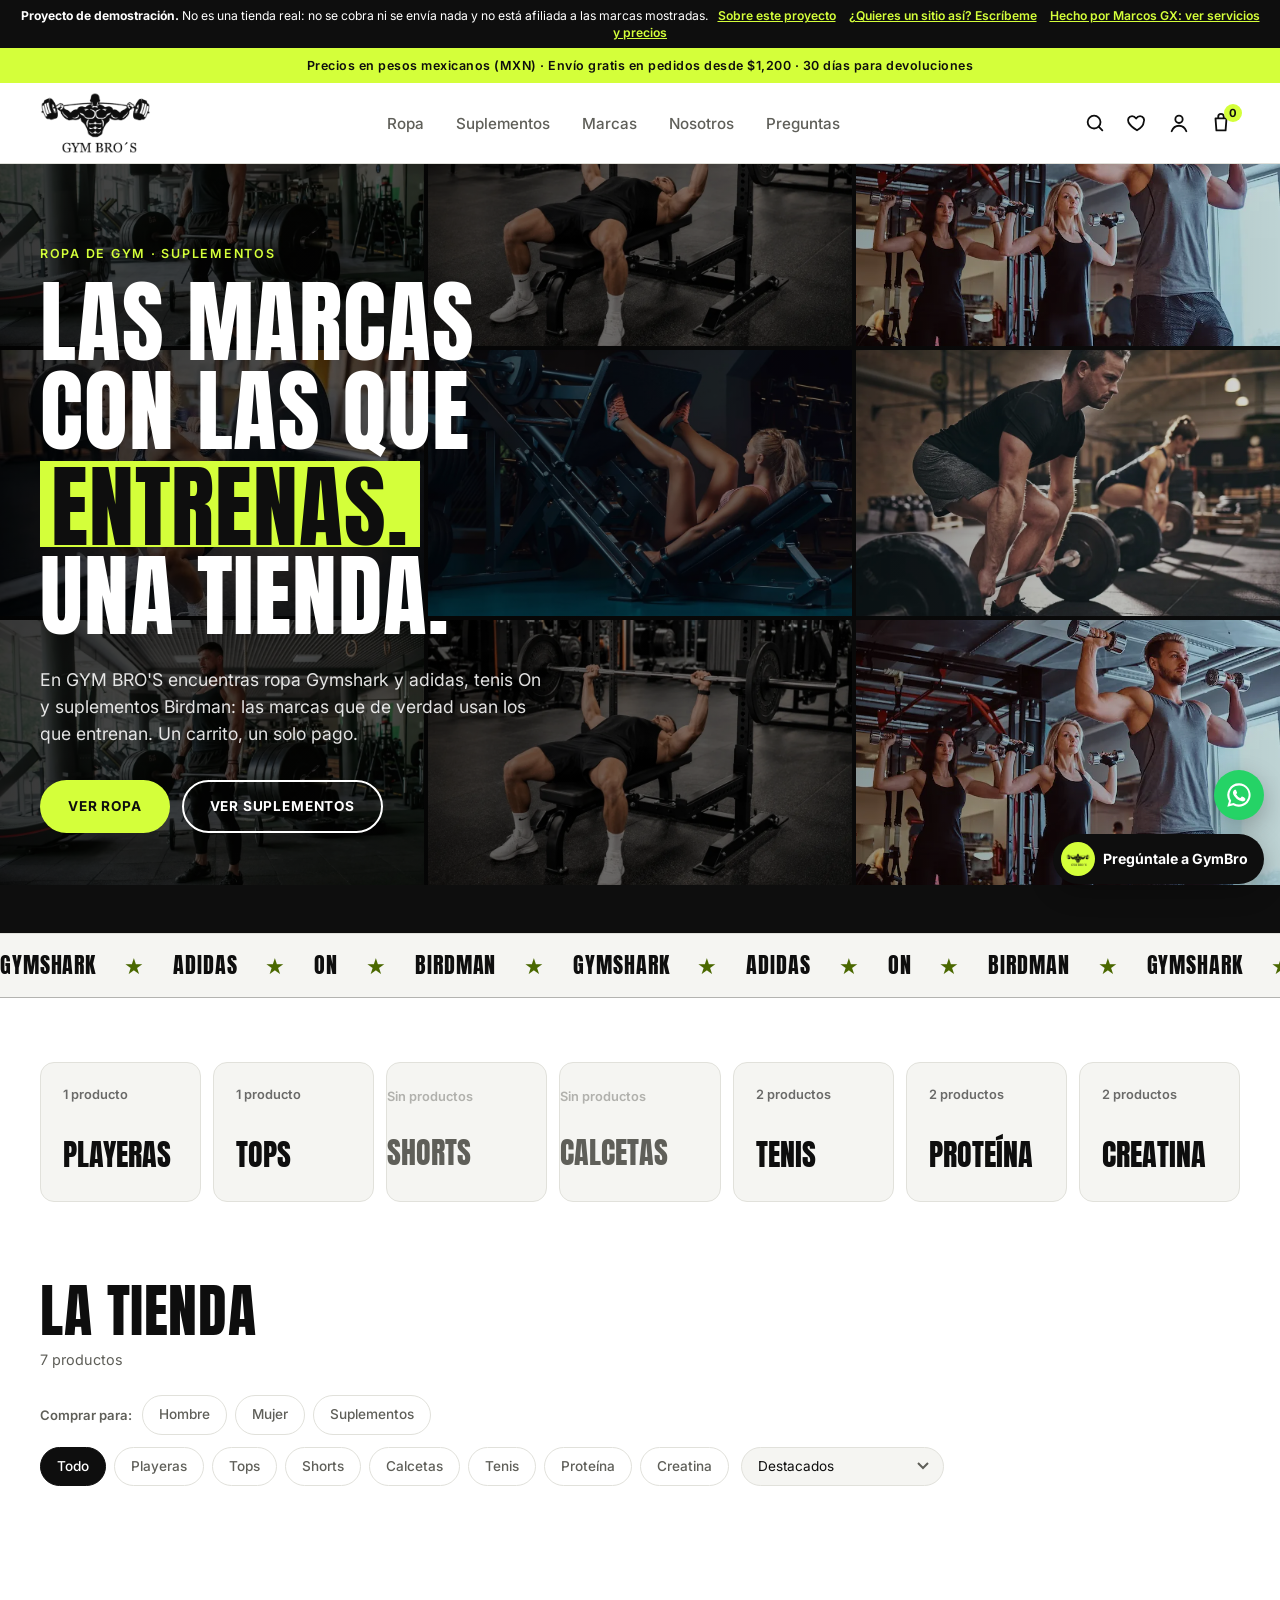
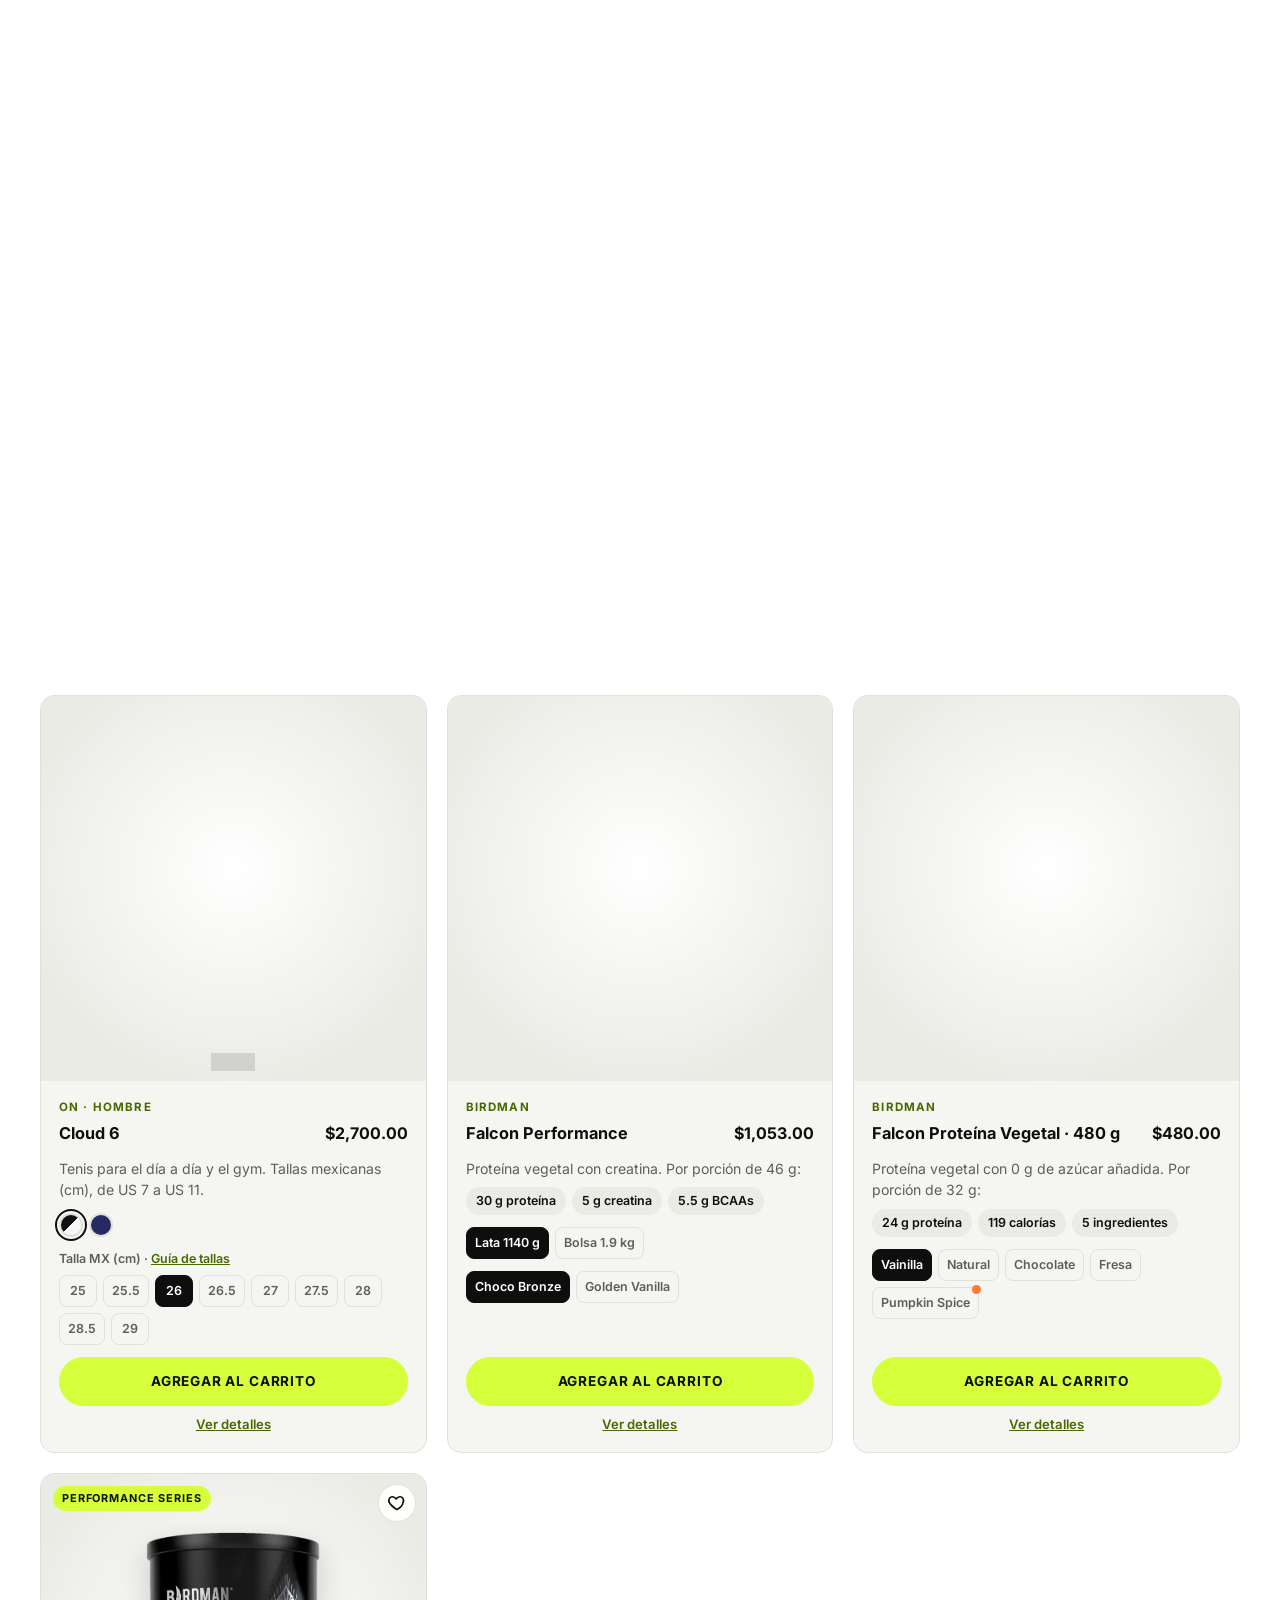
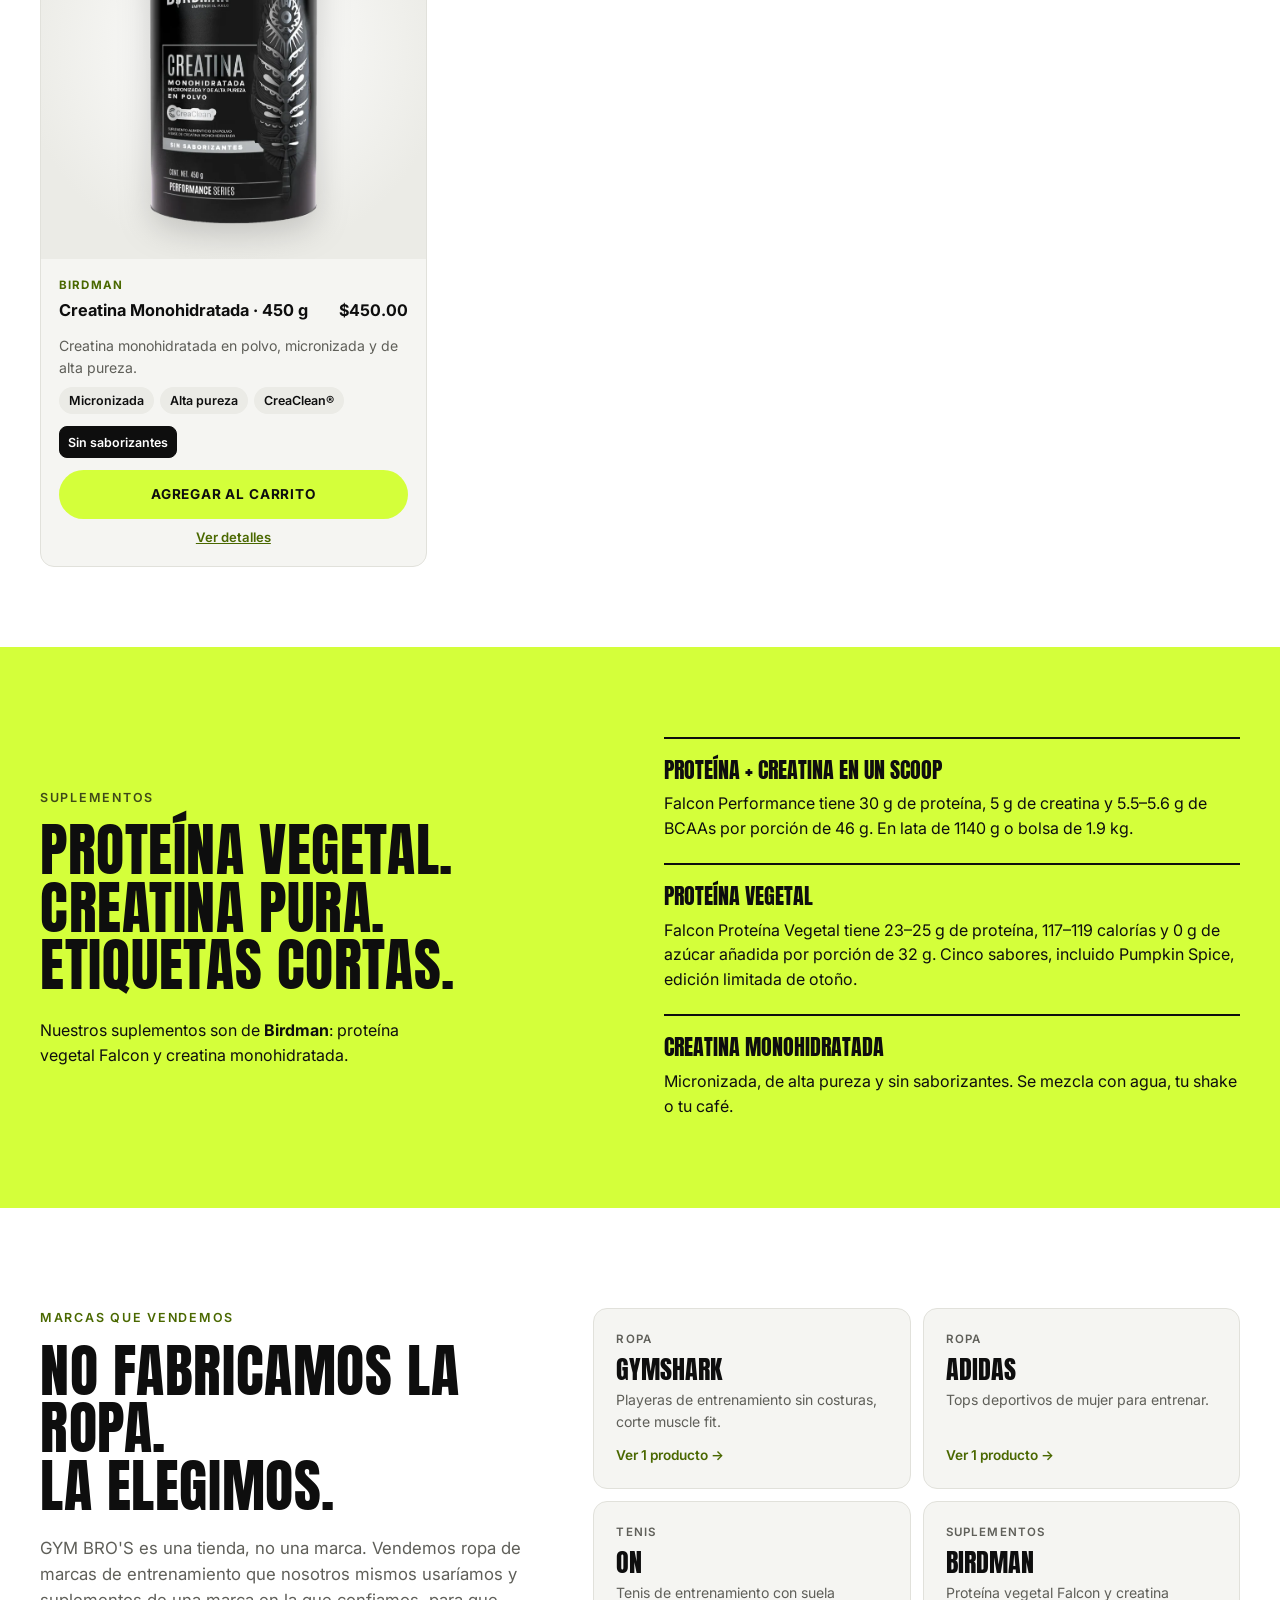
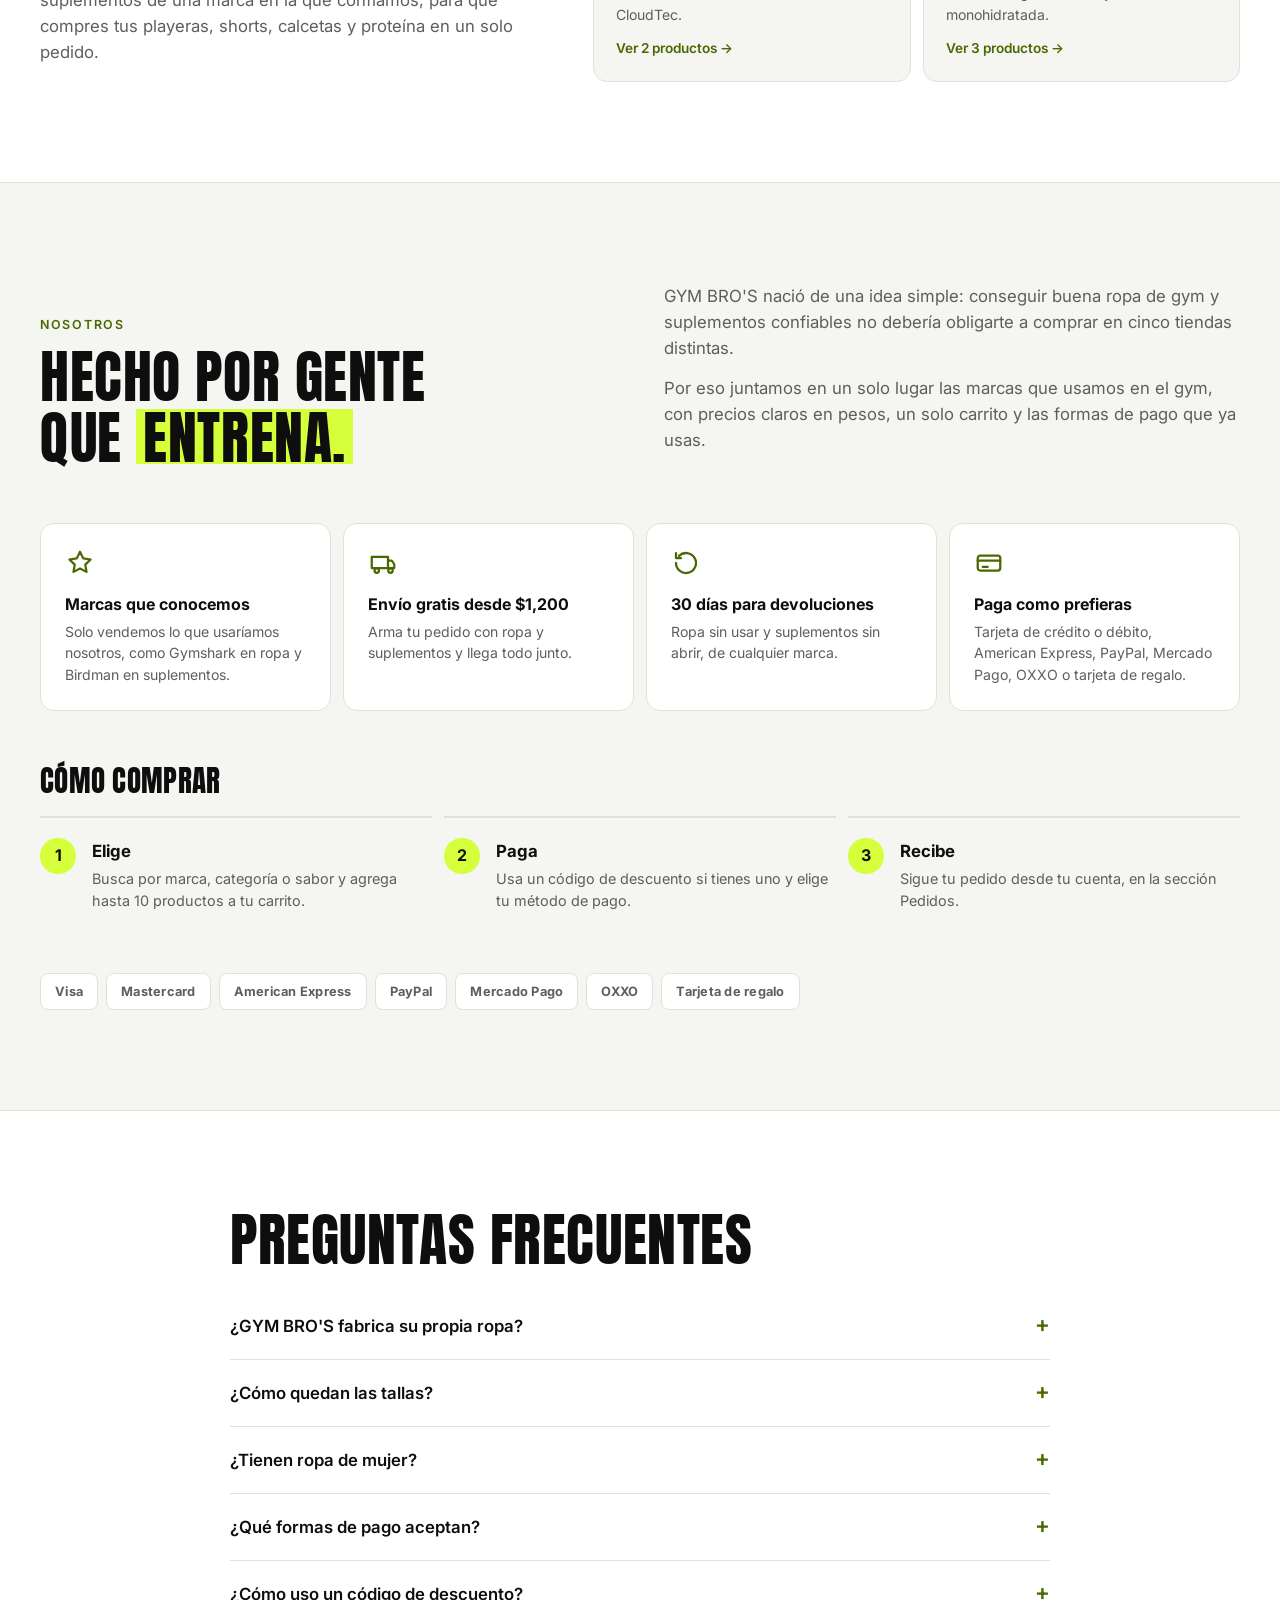
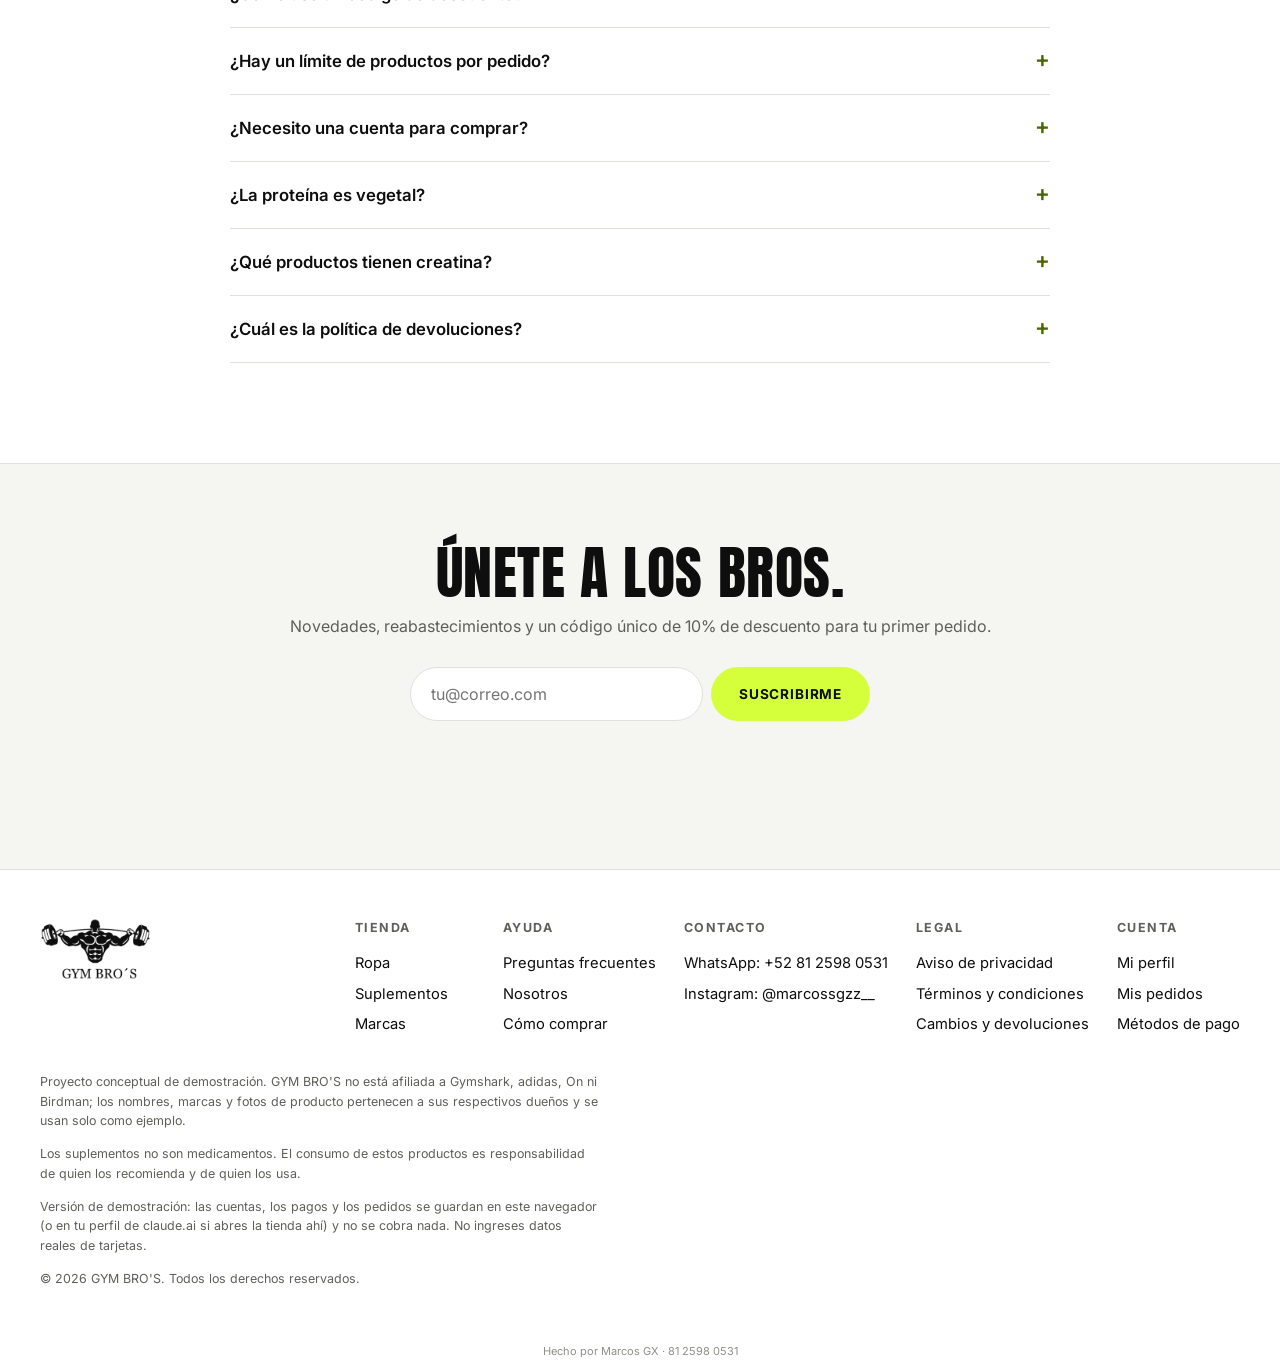
<file: index.html>
<!doctype html>
<html lang="es">
<head>
  <meta charset="utf-8">
  <meta name="viewport" content="width=device-width, initial-scale=1">
  <title>GYM BRO'S — Ropa de gym y suplementos</title>
  <meta name="description" content="GYM BRO'S: tienda en línea de demostración con ropa de gym, tenis y suplementos. Proyecto de muestra de diseño y desarrollo web.">
  <meta property="og:type" content="website">
  <meta property="og:title" content="GYM BRO'S · Tienda de demostración">
  <meta property="og:description" content="Tienda en línea completa: catálogo, búsqueda, carrito, cuentas, códigos de descuento y asistente con IA. Proyecto de muestra.">
  <meta property="og:url" content="https://marcosgzzx.github.io/MarcosGX/">
  <meta property="og:image" content="https://marcosgzzx.github.io/MarcosGX/assets/og-image.jpg">
  <link rel="canonical" href="https://marcosgzzx.github.io/MarcosGX/">
  <meta name="twitter:card" content="summary_large_image">
  <meta name="theme-color" content="#d4ff3a">
  <link rel="icon" type="image/png" href="assets/favicon.png">
  <link rel="preconnect" href="https://fonts.googleapis.com">
  <link rel="preconnect" href="https://fonts.gstatic.com" crossorigin>
  <link href="https://fonts.googleapis.com/css2?family=Anton&family=Inter:wght@400;500;600;700&display=swap" rel="stylesheet">
  <link rel="stylesheet" href="styles.css?v=2">
</head>
<body>
  <div class="demo-bar" role="note">
    <strong>Proyecto de demostración.</strong> No es una tienda real: no se cobra ni se envía nada y no está afiliada a las marcas mostradas.
    <button type="button" class="link-btn" data-info="about">Sobre este proyecto</button>
    <a class="link-btn" href="https://wa.me/528125980531?text=Hola%2C%20vi%20la%20tienda%20de%20demostraci%C3%B3n%20GYM%20BRO%27S%20y%20me%20interesa%20un%20sitio%20web." target="_blank" rel="noopener">¿Quieres un sitio así? Escríbeme</a>
    <a class="link-btn" href="https://marcosgzzx.github.io/MarcosGX/portfolio/" target="_blank" rel="noopener">Hecho por Marcos GX: ver servicios y precios</a>
  </div>
  <div class="announce">Precios en pesos mexicanos (MXN) · Envío gratis en pedidos desde $1,200 · 30 días para devoluciones</div>

  <header class="site-header">
    <div class="container header-inner">
      <a href="#" class="logo" aria-label="Inicio de GYM BRO'S"><img src="assets/logo-dark.png" alt="GYM BRO'S"></a>
      <nav class="nav" id="nav">
        <a href="#shop" data-filter="apparel">Ropa</a>
        <a href="#shop" data-filter="supplements">Suplementos</a>
        <a href="#brands">Marcas</a>
        <a href="#about">Nosotros</a>
        <a href="#faq">Preguntas</a>
      </nav>
      <div class="header-actions">
        <button class="icon-action" id="searchBtn" aria-label="Buscar productos" title="Buscar (/)">
          <svg viewBox="0 0 24 24" width="22" height="22" aria-hidden="true"><circle cx="11" cy="11" r="7" fill="none" stroke="currentColor" stroke-width="2"/><path d="M20 20l-4-4" stroke="currentColor" stroke-width="2" stroke-linecap="round"/></svg>
        </button>
        <button class="icon-action wish-btn" id="wishBtn" aria-label="Favoritos">
          <svg viewBox="0 0 24 24" width="22" height="22" aria-hidden="true"><path fill="none" stroke="currentColor" stroke-width="2" stroke-linejoin="round" d="M12 20s-7-4.4-9.2-8.6C1.2 8.3 3 4.5 6.6 4.5c2 0 3.4 1.1 4.4 2.6 1-1.5 2.4-2.6 4.4-2.6 3.6 0 5.4 3.8 3.8 6.9C19 15.6 12 20 12 20z"/></svg>
          <span class="cart-count wish-count" id="wishCount" hidden>0</span>
        </button>
        <button class="icon-action account-btn" id="accountBtn" aria-label="Mi cuenta">
          <svg viewBox="0 0 24 24" width="22" height="22" aria-hidden="true"><circle cx="12" cy="8" r="4" fill="none" stroke="currentColor" stroke-width="2"/><path d="M4 21c1.5-4 4.5-6 8-6s6.5 2 8 6" fill="none" stroke="currentColor" stroke-width="2" stroke-linecap="round"/></svg>
          <span class="account-initial" id="accountInitial" hidden></span>
        </button>
        <button class="icon-action cart-btn" id="cartBtn" aria-label="Abrir carrito">
          <svg viewBox="0 0 24 24" width="22" height="22" aria-hidden="true"><path fill="none" stroke="currentColor" stroke-width="2" stroke-linecap="round" stroke-linejoin="round" d="M6 7h12l-1 13H7L6 7zm3 0V5a3 3 0 0 1 6 0v2"/></svg>
          <span class="cart-count" id="cartCount">0</span>
        </button>
        <button class="menu-btn" id="menuBtn" aria-label="Abrir menú" aria-expanded="false">
          <span></span><span></span><span></span>
        </button>
      </div>
    </div>
  </header>

  <main>
    <section class="hero has-media" id="hero">
      <div class="hero-media" id="heroMedia" aria-hidden="true">
        <!-- Background collage. Stock photos: confirm the license (or replace with your own) before launch. -->
        <div class="hero-collage" id="heroCollage"></div>
        <video id="heroVideo" muted playsinline preload="auto" hidden></video>
        <div class="hero-shade"></div>
      </div>
      <div class="container hero-inner">
        <div class="hero-copy">
          <p class="eyebrow">Ropa de gym · Suplementos</p>
          <h1>Las marcas<br>con las que<br><em>entrenas.</em><br>Una tienda.</h1>
          <p class="lede">En GYM BRO'S encuentras ropa Gymshark y adidas, tenis On y suplementos Birdman: las marcas que de verdad usan los que entrenan. Un carrito, un solo pago.</p>
          <div class="hero-ctas">
            <a href="#shop" class="btn btn-primary" data-filter="apparel">Ver ropa</a>
            <a href="#shop" class="btn btn-ghost" data-filter="supplements">Ver suplementos</a>
          </div>
        </div>
        <div class="hero-art">
          <img src="assets/logo-dark.png" alt="" class="hero-logo">
        </div>
      </div>
      <p class="hero-credit" id="heroCredit" hidden></p>
      <div class="ticker" aria-hidden="true">
        <div class="ticker-track" id="tickerTrack"></div>
      </div>
    </section>

    <section class="categories container" aria-label="Comprar por categoría">
      <button class="cat-card" data-filter="tees"><span class="cat-count" data-count="tees"></span><span class="cat-name">Playeras</span></button>
      <button class="cat-card" data-filter="tops"><span class="cat-count" data-count="tops"></span><span class="cat-name">Tops</span></button>
      <button class="cat-card" data-filter="shorts"><span class="cat-count" data-count="shorts"></span><span class="cat-name">Shorts</span></button>
      <button class="cat-card" data-filter="socks"><span class="cat-count" data-count="socks"></span><span class="cat-name">Calcetas</span></button>
      <button class="cat-card" data-filter="shoes"><span class="cat-count" data-count="shoes"></span><span class="cat-name">Tenis</span></button>
      <button class="cat-card" data-filter="protein"><span class="cat-count" data-count="protein"></span><span class="cat-name">Proteína</span></button>
      <button class="cat-card" data-filter="creatine"><span class="cat-count" data-count="creatine"></span><span class="cat-name">Creatina</span></button>
    </section>

    <section class="shop container" id="shop">
      <div class="section-head">
        <div>
          <h2>La tienda</h2>
          <p class="shop-status" id="shopStatus" role="status"></p>
        </div>
        <div class="shop-tools">
          <div class="filters audience" aria-label="Comprar para" id="audience">
            <span class="audience-label">Comprar para:</span>
            <button class="chip" data-filter="gender:hombre">Hombre</button>
            <button class="chip" data-filter="gender:mujer">Mujer</button>
            <button class="chip" data-filter="supplements">Suplementos</button>
          </div>
          <div class="filters" aria-label="Filtrar productos" id="filters">
            <button class="chip active" data-filter="all">Todo</button>
            <button class="chip" data-filter="tees">Playeras</button>
            <button class="chip" data-filter="tops">Tops</button>
            <button class="chip" data-filter="shorts">Shorts</button>
            <button class="chip" data-filter="socks">Calcetas</button>
            <button class="chip" data-filter="shoes">Tenis</button>
            <button class="chip" data-filter="protein">Proteína</button>
            <button class="chip" data-filter="creatine">Creatina</button>
          </div>
          <label class="sort">
            <span class="sr-only">Ordenar productos</span>
            <select id="sortSelect">
              <option value="featured">Destacados</option>
              <option value="price-asc">Precio: menor a mayor</option>
              <option value="price-desc">Precio: mayor a menor</option>
              <option value="name">Nombre (A–Z)</option>
            </select>
          </label>
        </div>
      </div>
      <div class="grid" id="productGrid"></div>
    </section>

    <section class="fuel" id="fuel">
      <div class="container fuel-inner">
        <div>
          <p class="eyebrow">Suplementos</p>
          <h2>Proteína vegetal.<br>Creatina pura.<br>Etiquetas cortas.</h2>
          <p class="fuel-note">Nuestros suplementos son de <strong id="supplementBrand"></strong>: proteína vegetal Falcon y creatina monohidratada.</p>
        </div>
        <ul class="fuel-points">
          <li><strong>Proteína + creatina en un scoop</strong> Falcon Performance tiene 30 g de proteína, 5 g de creatina y 5.5–5.6 g de BCAAs por porción de 46 g. En lata de 1140 g o bolsa de 1.9 kg.</li>
          <li><strong>Proteína vegetal</strong> Falcon Proteína Vegetal tiene 23–25 g de proteína, 117–119 calorías y 0 g de azúcar añadida por porción de 32 g. Cinco sabores, incluido Pumpkin Spice, edición limitada de otoño.</li>
          <li><strong>Creatina monohidratada</strong> Micronizada, de alta pureza y sin saborizantes. Se mezcla con agua, tu shake o tu café.</li>
        </ul>
      </div>
    </section>

    <section class="brands container" id="brands">
      <div class="brands-copy">
        <p class="eyebrow">Marcas que vendemos</p>
        <h2>No fabricamos la ropa.<br>La elegimos.</h2>
        <p>GYM BRO'S es una tienda, no una marca. Vendemos ropa de marcas de entrenamiento que nosotros mismos usaríamos y suplementos de una marca en la que confiamos, para que compres tus playeras, shorts, calcetas y proteína en un solo pedido.</p>
      </div>
      <div class="brand-list" id="brandList"></div>
    </section>

    <section class="about" id="about">
      <div class="container">
        <div class="about-intro">
          <div>
            <p class="eyebrow">Nosotros</p>
            <h2>Hecho por gente<br>que <em>entrena.</em></h2>
          </div>
          <div class="about-copy">
            <p>GYM BRO'S nació de una idea simple: conseguir buena ropa de gym y suplementos confiables no debería obligarte a comprar en cinco tiendas distintas.</p>
            <p>Por eso juntamos en un solo lugar las marcas que usamos en el gym, con precios claros en pesos, un solo carrito y las formas de pago que ya usas.</p>
          </div>
        </div>

        <ul class="values">
          <li>
            <svg viewBox="0 0 24 24" aria-hidden="true"><path d="M12 3l2.6 5.3 5.9.9-4.3 4.1 1 5.8L12 16.4 6.8 19.1l1-5.8L3.5 9.2l5.9-.9z"/></svg>
            <h3>Marcas que conocemos</h3>
            <p>Solo vendemos lo que usaríamos nosotros, como Gymshark en ropa y Birdman en suplementos.</p>
          </li>
          <li>
            <svg viewBox="0 0 24 24" aria-hidden="true"><path d="M3 7h13v9H3zM16 10h3l2 3v3h-5z"/><circle cx="7" cy="18" r="1.8"/><circle cx="18" cy="18" r="1.8"/></svg>
            <h3>Envío gratis desde $1,200</h3>
            <p>Arma tu pedido con ropa y suplementos y llega todo junto.</p>
          </li>
          <li>
            <svg viewBox="0 0 24 24" aria-hidden="true"><path d="M4 12a8 8 0 1 0 2.4-5.7M4 4v4h4"/></svg>
            <h3>30 días para devoluciones</h3>
            <p>Ropa sin usar y suplementos sin abrir, de cualquier marca.</p>
          </li>
          <li>
            <svg viewBox="0 0 24 24" aria-hidden="true"><rect x="3" y="6" width="18" height="12" rx="2"/><path d="M3 10h18M7 15h4"/></svg>
            <h3>Paga como prefieras</h3>
            <p>Tarjeta de crédito o débito, American Express, PayPal, Mercado Pago, OXXO o tarjeta de regalo.</p>
          </li>
        </ul>

        <div class="how">
          <h3 class="how-title">Cómo comprar</h3>
          <ol class="steps">
            <li><span class="step-n">1</span><div><strong>Elige</strong><p>Busca por marca, categoría o sabor y agrega hasta 10 productos a tu carrito.</p></div></li>
            <li><span class="step-n">2</span><div><strong>Paga</strong><p>Usa un código de descuento si tienes uno y elige tu método de pago.</p></div></li>
            <li><span class="step-n">3</span><div><strong>Recibe</strong><p>Sigue tu pedido desde tu cuenta, en la sección Pedidos.</p></div></li>
          </ol>
        </div>

        <div class="pay-strip" aria-label="Métodos de pago aceptados">
          <span>Visa</span><span>Mastercard</span><span>American Express</span><span>PayPal</span><span>Mercado Pago</span><span>OXXO</span><span>Tarjeta de regalo</span>
        </div>
      </div>
    </section>

    <section class="faq container" id="faq">
      <h2>Preguntas frecuentes</h2>
      <details>
        <summary>¿GYM BRO'S fabrica su propia ropa?</summary>
        <p>No. Somos una tienda. Cada producto lo fabrica la marca que aparece en su ficha, y se lo compramos directamente a esas marcas.</p>
      </details>
      <details>
        <summary>¿Cómo quedan las tallas?</summary>
        <p>Depende de la marca. Cada ficha indica el corte, por ejemplo muscle fit (entallada). Puedes guardar tu talla favorita en tu perfil y la tienda la elegirá por ti. Los tenis van en talla mexicana (centímetros), de US 7 a US 11, y el precio que ves es el de US 8 (26 cm): en sus fotos encontrarás una guía de tallas con la equivalencia MX y US.</p>
      </details>
      <details>
        <summary>¿Tienen ropa de mujer?</summary>
        <p>Sí. Ya tenemos tops deportivos adidas para mujer, y vamos agregando más. Usa el filtro "Comprar para" en la tienda para ver solo productos de hombre, de mujer o suplementos.</p>
      </details>
      <details>
        <summary>¿Qué formas de pago aceptan?</summary>
        <p>Tarjeta de crédito, tarjeta de débito, American Express, PayPal, Mercado Pago, pago en efectivo en OXXO y tarjetas de regalo GYM BRO'S. Si tienes cuenta, puedes guardar tus métodos de pago para la próxima vez.</p>
      </details>
      <details>
        <summary>¿Cómo uso un código de descuento?</summary>
        <p>Al pagar, en el primer paso (Resumen) escribe tu código en "Código de descuento" y presiona Aplicar. El descuento se ve antes de confirmar. Recibes un código único de 10% al unirte a los bros y otro al crear tu cuenta; cada código funciona una sola vez.</p>
      </details>
      <details>
        <summary>¿Hay un límite de productos por pedido?</summary>
        <p>Sí, hasta 10 productos por pedido. Si necesitas más, haz un segundo pedido.</p>
      </details>
      <details>
        <summary>¿Necesito una cuenta para comprar?</summary>
        <p>No, puedes comprar como invitado. Con una cuenta guardas tu dirección, tus métodos de pago, tu talla favorita y el historial de tus pedidos.</p>
      </details>
      <details>
        <summary>¿La proteína es vegetal?</summary>
        <p>Sí. Las dos proteínas Falcon de Birdman que vendemos están hechas a base de proteína vegetal.</p>
      </details>
      <details>
        <summary>¿Qué productos tienen creatina?</summary>
        <p>La Creatina Monohidratada Birdman de 450 g, sin saborizantes, y Falcon Performance (Choco Bronze y Golden Vanilla, en lata de 1140 g o bolsa de 1.9 kg), que tiene 5 g de creatina por porción de 46 g. Falcon Proteína Vegetal no contiene creatina. Si tienes alguna condición médica, consulta a tu médico antes de tomar suplementos.</p>
      </details>
      <details>
        <summary>¿Cuál es la política de devoluciones?</summary>
        <p>Tienes 30 días para devolver ropa sin usar y suplementos sin abrir, de cualquier marca.</p>
      </details>
    </section>

    <section class="newsletter">
      <div class="container newsletter-inner">
        <h2>Únete a los bros.</h2>
        <p>Novedades, reabastecimientos y un código único de 10% de descuento para tu primer pedido.</p>
        <form id="newsletterForm" class="newsletter-form">
          <label for="email" class="sr-only">Correo electrónico</label>
          <input id="email" type="email" placeholder="tu@correo.com" required>
          <button class="btn btn-primary" type="submit">Suscribirme</button>
        </form>
        <p class="form-msg" id="formMsg" role="status"></p>
      </div>
    </section>
  </main>

  <footer class="site-footer">
    <div class="container footer-inner">
      <div class="footer-top">
        <a href="#" class="logo" aria-label="Inicio de GYM BRO'S"><img src="assets/logo-dark.png" alt="GYM BRO'S"></a>
        <div class="footer-cols">
          <div>
            <h4>Tienda</h4>
            <a href="#shop" data-filter="apparel">Ropa</a>
            <a href="#shop" data-filter="supplements">Suplementos</a>
            <a href="#brands">Marcas</a>
          </div>
          <div>
            <h4>Ayuda</h4>
            <a href="#faq">Preguntas frecuentes</a>
            <a href="#about">Nosotros</a>
            <a href="#about">Cómo comprar</a>
          </div>
          <div>
            <h4>Contacto</h4>
            <a href="https://wa.me/528125980531?text=Hola%2C%20vi%20la%20tienda%20de%20demostraci%C3%B3n%20GYM%20BRO%27S%20y%20me%20interesa%20un%20sitio%20web." target="_blank" rel="noopener">WhatsApp: <span class="selectable">+52 81 2598 0531</span></a>
            <a href="https://www.instagram.com/marcossgzz__/" target="_blank" rel="noopener">Instagram: <span class="selectable">@marcossgzz__</span></a>
          </div>
          <div>
            <h4>Legal</h4>
            <button class="footer-link" data-info="privacy">Aviso de privacidad</button>
            <button class="footer-link" data-info="terms">Términos y condiciones</button>
            <button class="footer-link" data-info="returns">Cambios y devoluciones</button>
          </div>
          <div>
            <h4>Cuenta</h4>
            <button class="footer-link" data-account="profile">Mi perfil</button>
            <button class="footer-link" data-account="orders">Mis pedidos</button>
            <button class="footer-link" data-account="payments">Métodos de pago</button>
          </div>
        </div>
      </div>
      <p class="fine">Proyecto conceptual de demostración. GYM BRO'S no está afiliada a Gymshark, adidas, On ni Birdman; los nombres, marcas y fotos de producto pertenecen a sus respectivos dueños y se usan solo como ejemplo.</p>
      <p class="fine">Los suplementos no son medicamentos. El consumo de estos productos es responsabilidad de quien los recomienda y de quien los usa.</p>
      <p class="fine">Versión de demostración: las cuentas, los pagos y los pedidos se guardan en este navegador (o en tu perfil de claude.ai si abres la tienda ahí) y no se cobra nada. No ingreses datos reales de tarjetas.</p>
      <p class="fine">© 2026 GYM BRO'S. Todos los derechos reservados.</p>
    </div>
  </footer>
  <p class="signature">Hecho por Marcos GX · 81 2598 0531</p>

  <div class="overlay" id="overlay" hidden></div>
  <aside class="cart" id="cart" aria-label="Carrito de compras" aria-hidden="true">
    <div class="cart-head">
      <h3>Tu carrito</h3>
      <button class="icon-btn" id="cartClose" aria-label="Cerrar carrito">✕</button>
    </div>
    <div class="cart-items" id="cartItems"></div>
    <div class="cart-foot">
      <div class="ship-meter"><div class="ship-bar" id="shipBar"></div></div>
      <p class="ship-msg" id="shipMsg"></p>
      <p class="cart-limit" id="cartLimit"></p>
      <div class="cart-total"><span>Subtotal (MXN)</span><span id="cartTotal">$0.00</span></div>
      <button class="btn btn-primary btn-block" id="checkoutBtn">Pagar</button>
    </div>
  </aside>

  <dialog class="modal search-modal" id="searchDialog" aria-label="Buscar productos">
    <form class="search-bar" id="searchForm">
      <svg viewBox="0 0 24 24" width="22" height="22" aria-hidden="true"><circle cx="11" cy="11" r="7" fill="none" stroke="currentColor" stroke-width="2"/><path d="M20 20l-4-4" stroke="currentColor" stroke-width="2" stroke-linecap="round"/></svg>
      <label for="searchInput" class="sr-only">Buscar</label>
      <input id="searchInput" type="search" placeholder="Busca playeras, proteína, sabores…" autocomplete="off">
      <button type="button" class="icon-btn" data-close aria-label="Cerrar búsqueda">✕</button>
    </form>
    <div class="search-suggest" id="searchSuggest">
      <span>Prueba con:</span>
      <button type="button" class="chip" data-q="Gymshark">Gymshark</button>
      <button type="button" class="chip" data-q="Proteína">Proteína</button>
      <button type="button" class="chip" data-q="Creatina">Creatina</button>
      <button type="button" class="chip" data-q="Pumpkin Spice">Pumpkin Spice</button>
      <button type="button" class="chip" data-q="Manga larga">Manga larga</button>
    </div>
    <ul class="search-results" id="searchResults"></ul>
  </dialog>

  <dialog class="modal account-modal" id="accountDialog" aria-labelledby="accountTitle">
    <div class="modal-head">
      <h3 id="accountTitle">Mi cuenta</h3>
      <button type="button" class="icon-btn" data-close aria-label="Cerrar">✕</button>
    </div>
    <div class="modal-body" id="accountBody"></div>
  </dialog>

  <dialog class="modal checkout-modal" id="checkoutDialog" aria-labelledby="checkoutTitle">
    <div class="modal-head">
      <h3 id="checkoutTitle">Pagar</h3>
      <button type="button" class="icon-btn" data-close aria-label="Cerrar">✕</button>
    </div>
    <ol class="stepper" id="stepper">
      <li data-step="summary">Resumen</li>
      <li data-step="shipping">Envío</li>
      <li data-step="payment">Pago</li>
    </ol>
    <div class="modal-body" id="checkoutBody"></div>
  </dialog>

  <dialog class="modal pdp-modal" id="pdpDialog" aria-labelledby="pdpTitle">
    <div class="modal-head">
      <h3 id="pdpTitle">Producto</h3>
      <button type="button" class="icon-btn" data-close aria-label="Cerrar">✕</button>
    </div>
    <div class="modal-body" id="pdpBody"></div>
  </dialog>

  <dialog class="modal" id="wishDialog" aria-labelledby="wishTitle">
    <div class="modal-head">
      <h3 id="wishTitle">Favoritos</h3>
      <button type="button" class="icon-btn" data-close aria-label="Cerrar">✕</button>
    </div>
    <div class="modal-body" id="wishBody"></div>
  </dialog>

  <dialog class="modal info-modal" id="infoDialog" aria-labelledby="infoTitle">
    <div class="modal-head">
      <h3 id="infoTitle">Información</h3>
      <button type="button" class="icon-btn" data-close aria-label="Cerrar">✕</button>
    </div>
    <div class="modal-body" id="infoBody"></div>
  </dialog>

  <a class="whatsapp-fab" href="https://wa.me/528125980531?text=Hola%2C%20vi%20la%20tienda%20de%20demostraci%C3%B3n%20GYM%20BRO%27S%20y%20me%20interesa%20un%20sitio%20web." target="_blank" rel="noopener" aria-label="Escríbeme por WhatsApp: +52 81 2598 0531">
    <svg viewBox="0 0 24 24" aria-hidden="true"><path d="M12 2a10 10 0 0 0-8.6 15.1L2 22l5-1.3A10 10 0 1 0 12 2zm0 18.2a8.2 8.2 0 0 1-4.2-1.2l-.3-.2-3 .8.8-2.9-.2-.3A8.2 8.2 0 1 1 12 20.2zm4.5-6.1c-.2-.1-1.5-.7-1.7-.8-.2-.1-.4-.1-.6.1l-.8 1c-.1.2-.3.2-.5.1a6.7 6.7 0 0 1-3.3-2.9c-.3-.4.3-.4.7-1.4.1-.2 0-.3 0-.4l-.8-1.8c-.2-.5-.4-.4-.6-.4h-.5a1 1 0 0 0-.7.3 3 3 0 0 0-.9 2.2 5.2 5.2 0 0 0 1.1 2.7 11.8 11.8 0 0 0 4.5 4c1.7.7 2.3.8 3.2.6.5-.1 1.5-.6 1.7-1.2.2-.6.2-1.1.1-1.2l-.5-.3z"/></svg>
  </a>
  <button type="button" class="assistant-fab" id="assistantBtn" aria-controls="assistant" aria-expanded="false">
    <img src="assets/favicon.png" alt=""> <span>Pregúntale a GymBro</span>
  </button>
  <section class="assistant" id="assistant" aria-label="GymBro, asistente de la tienda" hidden>
    <header class="assistant-head">
      <div><strong>GymBro AI</strong><span class="muted" id="assistantMode">Asistente de la tienda</span></div>
      <button type="button" class="icon-btn" id="assistantClose" aria-label="Cerrar asistente">✕</button>
    </header>
    <div class="assistant-log" id="assistantLog" aria-live="polite"></div>
    <div class="assistant-suggest" id="assistantSuggest">
      <button type="button" class="chip" data-ask="¿Qué talla de tenis me queda si mido 27 cm?">Talla de tenis</button>
      <button type="button" class="chip" data-ask="¿Qué proteína me recomiendas si quiero creatina también?">Proteína con creatina</button>
      <button type="button" class="chip" data-ask="¿Cuánto cuesta el envío?">Envío</button>
      <button type="button" class="chip" data-ask="¿Qué tienen para mujer?">Para mujer</button>
    </div>
    <form class="assistant-form" id="assistantForm">
      <label for="assistantInput" class="sr-only">Escribe tu pregunta</label>
      <input id="assistantInput" autocomplete="off" maxlength="500" placeholder="Pregunta sobre productos, tallas, envíos…">
      <button class="btn btn-primary" type="submit" id="assistantSend">Enviar</button>
    </form>
  </section>

  <div class="toast" id="toast" role="status" aria-live="polite" popover="manual"></div>

  <script src="account.js"></script>
  <script src="promo.js"></script>
  <script src="script.js"></script>
  <script src="checkout.js"></script>
  <script src="pdp.js"></script>
  <script src="info.js?v=2"></script>
  <script src="assistant.js"></script>
</body>
</html>
</file>
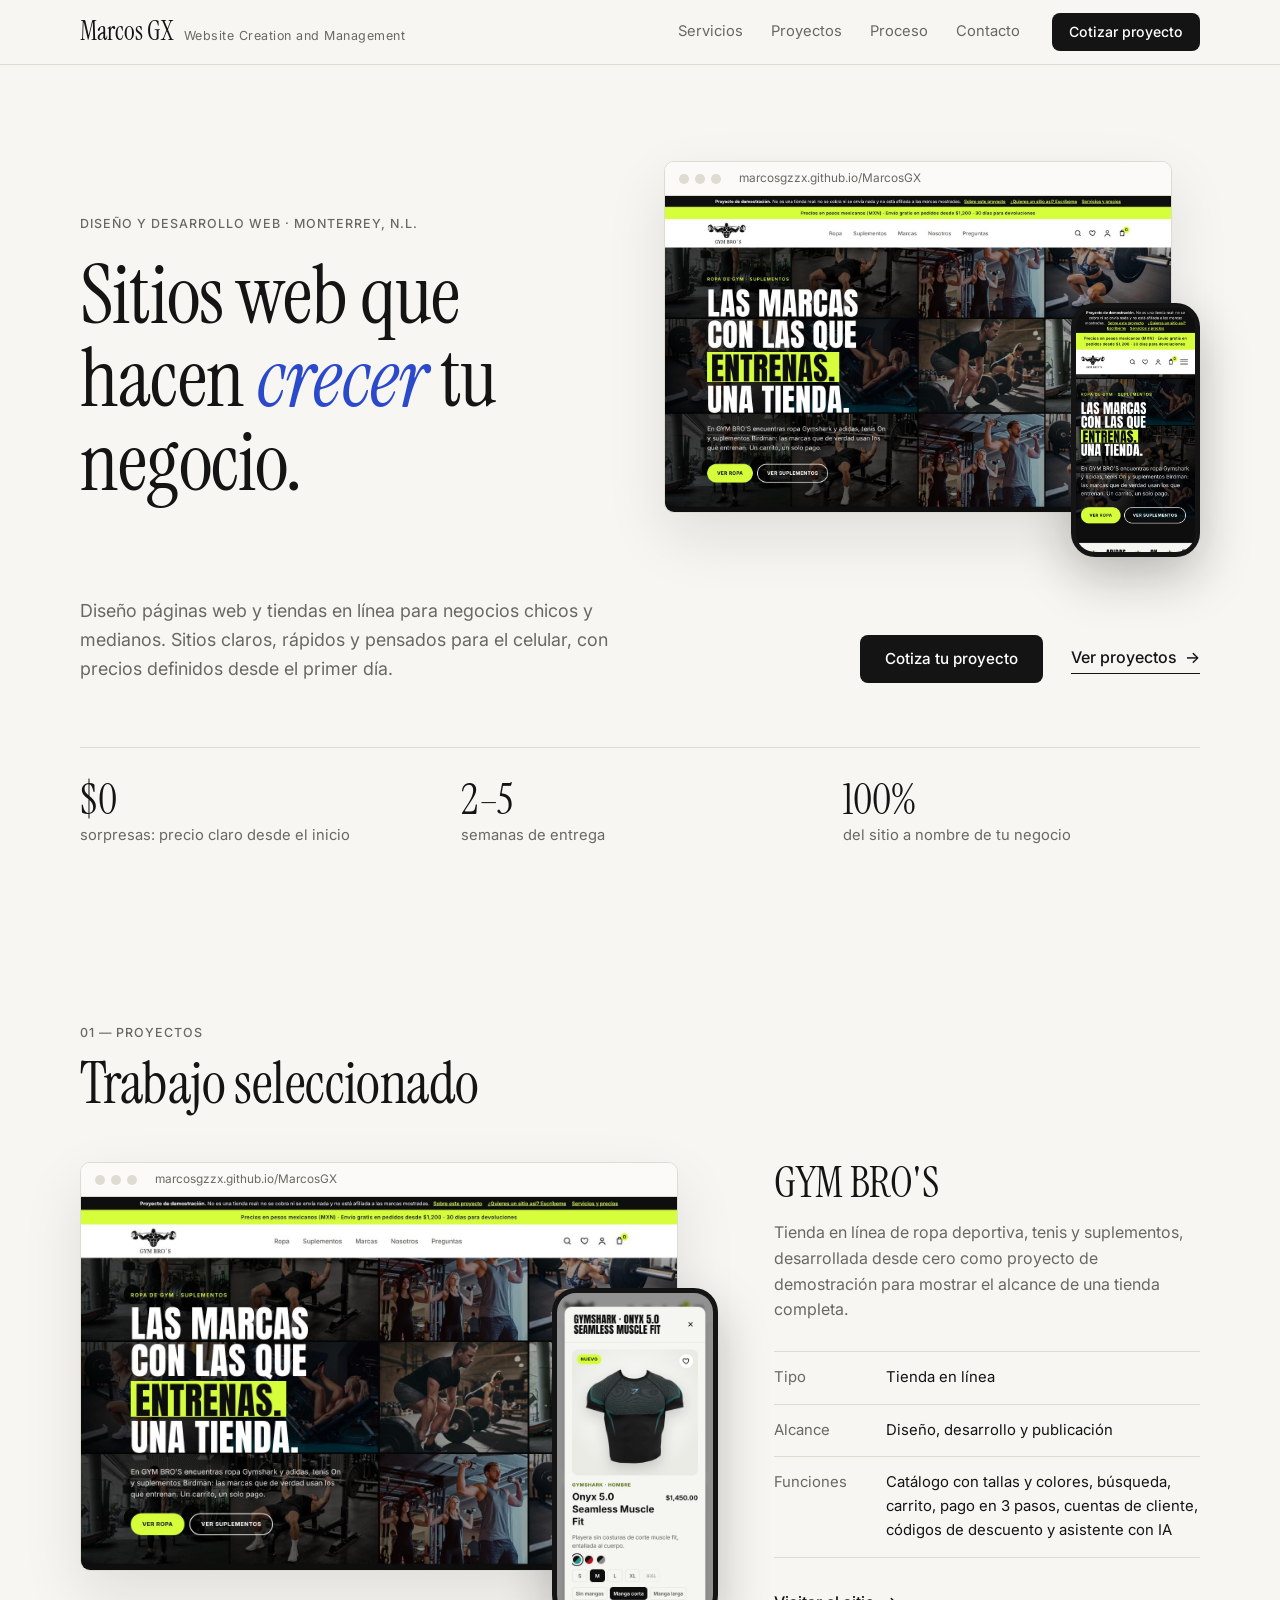
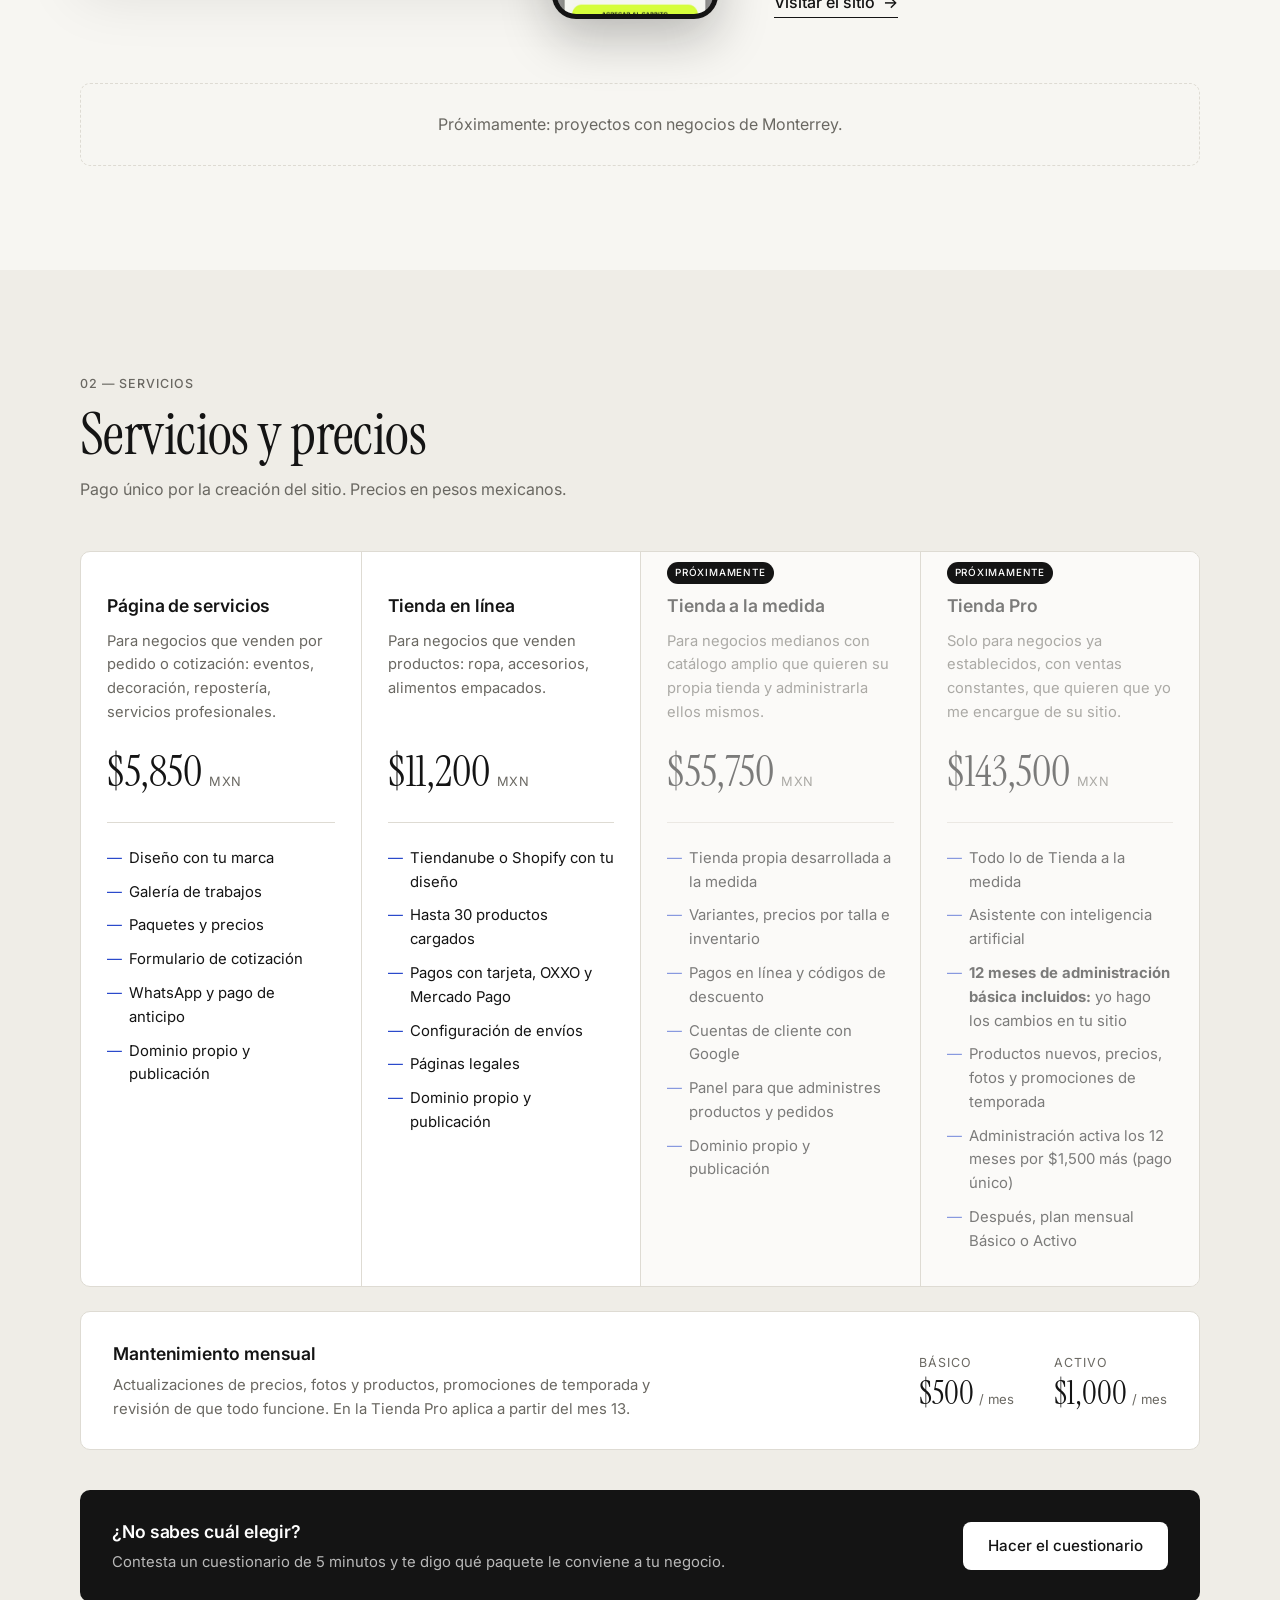
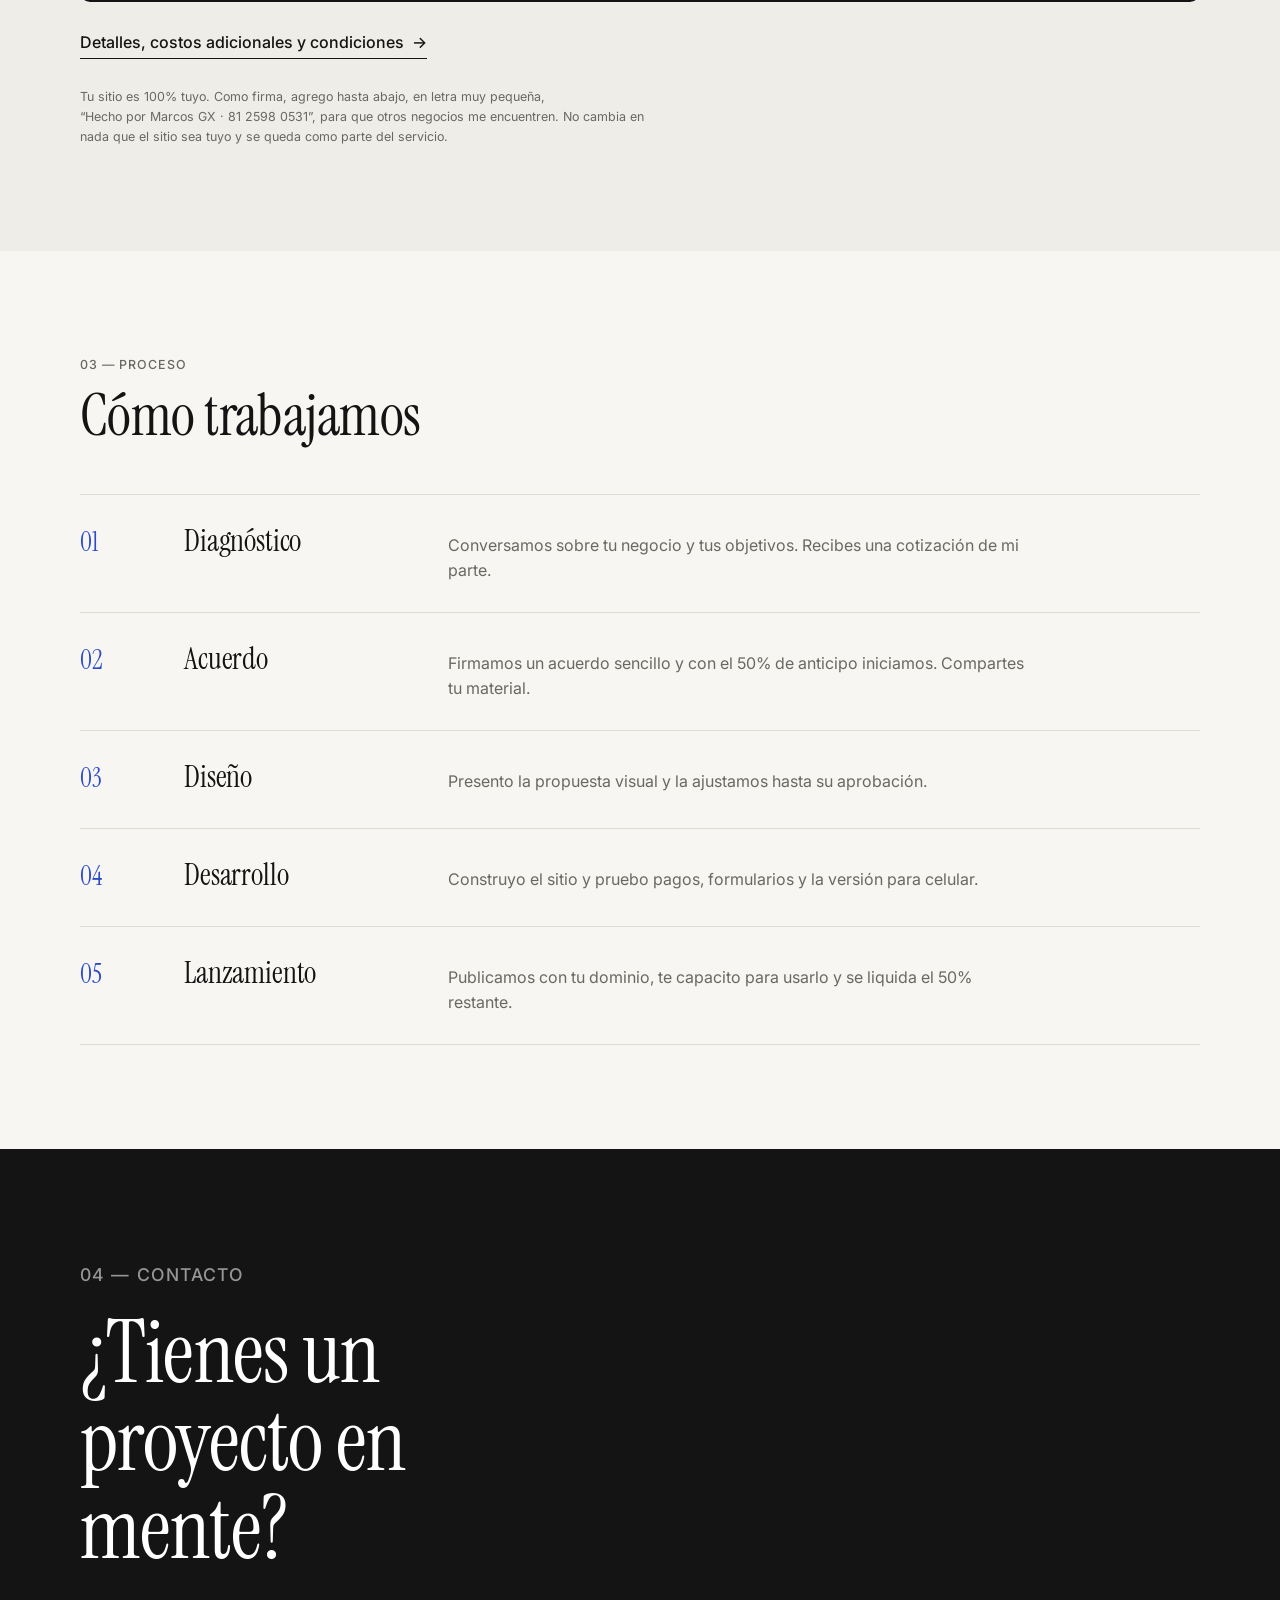
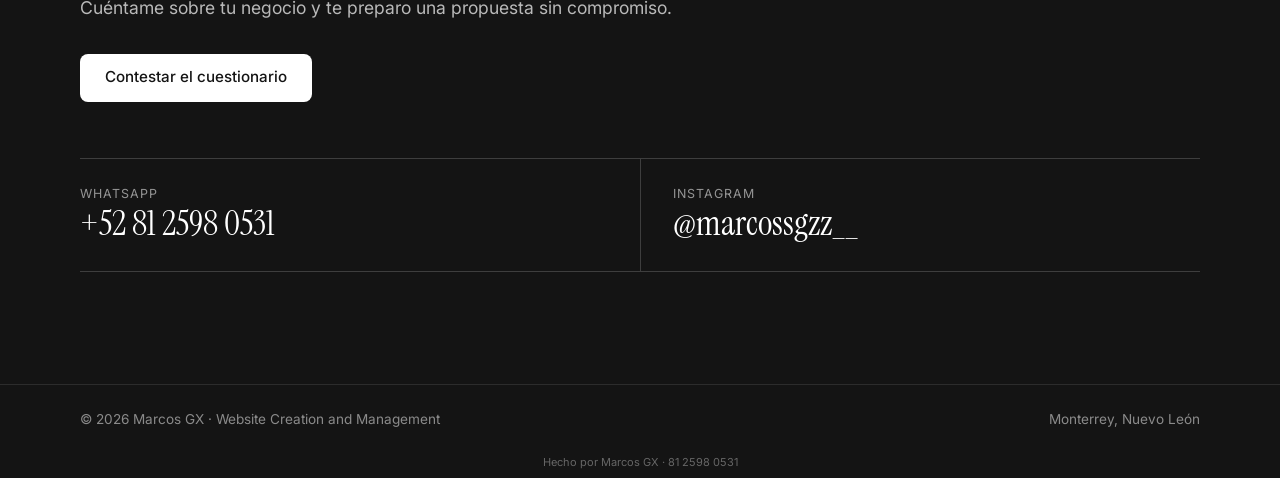
<file: portfolio/index.html>
<!doctype html>
<html lang="es">
<head>
  <meta charset="utf-8">
  <meta name="viewport" content="width=device-width, initial-scale=1">
  <title>Marcos GX · Website Creation and Management</title>
  <meta name="description" content="Páginas web y tiendas en línea para negocios de Monterrey. Precios claros, diseño a tu medida y atención directa.">
  <meta property="og:type" content="website">
  <meta property="og:title" content="Marcos GX · Website Creation and Management">
  <meta property="og:description" content="Páginas web y tiendas en línea para negocios de Monterrey. Cotiza sin compromiso.">
  <meta property="og:url" content="https://marcosgzzx.github.io/MarcosGX/portfolio/">
  <meta property="og:image" content="https://marcosgzzx.github.io/MarcosGX/portfolio/img/gymbros-desktop.jpg">
  <meta name="twitter:card" content="summary_large_image">
  <meta name="theme-color" content="#f7f6f2">
  <link rel="preconnect" href="https://fonts.googleapis.com">
  <link rel="preconnect" href="https://fonts.gstatic.com" crossorigin>
  <link href="https://fonts.googleapis.com/css2?family=Instrument+Serif:ital@0;1&family=Inter:wght@400;500;600&display=swap" rel="stylesheet">
  <link rel="stylesheet" href="styles.css?v=9">
</head>
<body>
  <header class="nav">
    <div class="container nav-inner">
      <a class="brand" href="#inicio">Marcos GX <span>Website Creation and Management</span></a>
      <nav class="nav-links" aria-label="Secciones">
        <a href="#servicios">Servicios</a>
        <a href="#proyectos">Proyectos</a>
        <a href="#proceso">Proceso</a>
        <a href="#contacto">Contacto</a>
      </nav>
      <a class="btn btn-dark btn-sm" href="cuestionario.html">Cotizar proyecto</a>
    </div>
  </header>

  <main>
    <!-- Inicio -->
    <section class="hero" id="inicio">
      <div class="container">
        <div class="hero-top">
          <div>
            <p class="kicker">Diseño y desarrollo web · Monterrey, N.L.</p>
            <h1>Sitios web que hacen <em>crecer</em> tu negocio.</h1>
          </div>
          <!-- Portada: GYM BRO'S. Cuando estén listos los sitios de clientes, agrega aquí sus capturas. -->
          <figure class="hero-shot" aria-hidden="true">
            <div class="browser">
              <div class="browser-bar"><i></i><i></i><i></i><span>marcosgzzx.github.io/MarcosGX</span></div>
              <img src="img/gymbros-desktop.jpg" alt="" width="1440" height="900">
            </div>
            <div class="phone"><img src="img/gymbros-mobile.jpg" alt="" width="780" height="1688"></div>
          </figure>
        </div>
        <div class="hero-row">
          <p class="lead">Diseño páginas web y tiendas en línea para negocios chicos y medianos. Sitios claros, rápidos y pensados para el celular, con precios definidos desde el primer día.</p>
          <div class="hero-actions">
            <a class="btn btn-dark" href="cuestionario.html">Cotiza tu proyecto</a>
            <a class="link-arrow" href="#proyectos">Ver proyectos</a>
          </div>
        </div>
        <ul class="facts">
          <li><strong>$0</strong><span>sorpresas: precio claro desde el inicio</span></li>
          <li><strong>2–5</strong><span>semanas de entrega</span></li>
          <li><strong>100%</strong><span>del sitio a nombre de tu negocio</span></li>
        </ul>
      </div>
    </section>

    <!-- Proyectos -->
    <section class="section" id="proyectos">
      <div class="container">
        <header class="section-head">
          <p class="kicker">01 — Proyectos</p>
          <h2>Trabajo seleccionado</h2>
        </header>
        <article class="case">
          <figure class="case-media">
            <div class="browser">
              <div class="browser-bar"><i></i><i></i><i></i><span>marcosgzzx.github.io/MarcosGX</span></div>
              <img src="img/gymbros-desktop.jpg" alt="Página de inicio de la tienda GYM BRO'S" width="1440" height="900">
            </div>
            <div class="phone"><img src="img/gymbros-product.jpg" alt="Página de producto de GYM BRO'S en celular" width="780" height="1688" loading="lazy"></div>
          </figure>
          <div class="case-body">
            <h3>GYM BRO'S</h3>
            <p>Tienda en línea de ropa deportiva, tenis y suplementos, desarrollada desde cero como proyecto de demostración para mostrar el alcance de una tienda completa.</p>
            <dl class="case-meta">
              <div><dt>Tipo</dt><dd>Tienda en línea</dd></div>
              <div><dt>Alcance</dt><dd>Diseño, desarrollo y publicación</dd></div>
              <div><dt>Funciones</dt><dd>Catálogo con tallas y colores, búsqueda, carrito, pago en 3 pasos, cuentas de cliente, códigos de descuento y asistente con IA</dd></div>
            </dl>
            <a class="link-arrow" href="https://marcosgzzx.github.io/MarcosGX/" target="_blank" rel="noopener">Visitar el sitio</a>
          </div>
        </article>
        <div class="case-soon">
          <p>Próximamente: proyectos con negocios de Monterrey.</p>
        </div>
      </div>
    </section>

    <!-- Servicios -->
    <section class="section section-alt" id="servicios">
      <div class="container">
        <header class="section-head">
          <p class="kicker">02 — Servicios</p>
          <h2>Servicios y precios</h2>
          <p class="section-lead">Pago único por la creación del sitio. Precios en pesos mexicanos.</p>
        </header>
        <div class="plans">
          <article class="plan">
            <h3>Página de servicios</h3>
            <p class="plan-for">Para negocios que venden por pedido o cotización: eventos, decoración, repostería, servicios profesionales.</p>
            <p class="price">$5,850 <span>MXN</span></p>
            <ul>
              <li>Diseño con tu marca</li>
              <li>Galería de trabajos</li>
              <li>Paquetes y precios</li>
              <li>Formulario de cotización</li>
              <li>WhatsApp y pago de anticipo</li>
              <li>Dominio propio y publicación</li>
            </ul>
          </article>
          <article class="plan">
            <h3>Tienda en línea</h3>
            <p class="plan-for">Para negocios que venden productos: ropa, accesorios, alimentos empacados.</p>
            <p class="price">$11,200 <span>MXN</span></p>
            <ul>
              <li>Tiendanube o Shopify con tu diseño</li>
              <li>Hasta 30 productos cargados</li>
              <li>Pagos con tarjeta, OXXO y Mercado Pago</li>
              <li>Configuración de envíos</li>
              <li>Páginas legales</li>
              <li>Dominio propio y publicación</li>
            </ul>
          </article>
          <article class="plan plan-soon">
            <span class="soon-tag">Próximamente</span>
            <h3>Tienda a la medida</h3>
            <p class="plan-for">Para negocios medianos con catálogo amplio que quieren su propia tienda y administrarla ellos mismos.</p>
            <p class="price">$55,750 <span>MXN</span></p>
            <ul>
              <li>Tienda propia desarrollada a la medida</li>
              <li>Variantes, precios por talla e inventario</li>
              <li>Pagos en línea y códigos de descuento</li>
              <li>Cuentas de cliente con Google</li>
              <li>Panel para que administres productos y pedidos</li>
              <li>Dominio propio y publicación</li>
            </ul>
          </article>
          <article class="plan plan-soon">
            <span class="soon-tag">Próximamente</span>
            <h3>Tienda Pro</h3>
            <p class="plan-for">Solo para negocios ya establecidos, con ventas constantes, que quieren que yo me encargue de su sitio.</p>
            <p class="price">$143,500 <span>MXN</span></p>
            <ul>
              <li>Todo lo de Tienda a la medida</li>
              <li>Asistente con inteligencia artificial</li>
              <li><strong>12 meses de administración básica incluidos:</strong> yo hago los cambios en tu sitio</li>
              <li>Productos nuevos, precios, fotos y promociones de temporada</li>
              <li>Administración activa los 12 meses por $1,500 más (pago único)</li>
              <li>Después, plan mensual Básico o Activo</li>
            </ul>
          </article>
        </div>
        <div class="maintenance">
          <div>
            <h3>Mantenimiento mensual</h3>
            <p>Actualizaciones de precios, fotos y productos, promociones de temporada y revisión de que todo funcione. En la Tienda Pro aplica a partir del mes 13.</p>
          </div>
          <dl>
            <div><dt>Básico</dt><dd>$500 <span>/ mes</span></dd></div>
            <div><dt>Activo</dt><dd>$1,000 <span>/ mes</span></dd></div>
          </dl>
        </div>
        <div class="cta-quiz">
          <div>
            <h3>¿No sabes cuál elegir?</h3>
            <p>Contesta un cuestionario de 5 minutos y te digo qué paquete le conviene a tu negocio.</p>
          </div>
          <a class="btn btn-dark" href="cuestionario.html">Hacer el cuestionario</a>
        </div>
        <a class="link-arrow" href="https://claude.ai/artifact/53iAYFUTSxSc1n7oF1EkW6" target="_blank" rel="noopener">Detalles, costos adicionales y condiciones</a>
        <p class="fine-print">Tu sitio es 100% tuyo. Como firma, agrego hasta abajo, en letra muy pequeña, <span class="nowrap">“Hecho por Marcos GX · 81 2598 0531”</span>, para que otros negocios me encuentren. No cambia en nada que el sitio sea tuyo y se queda como parte del servicio.</p>
      </div>
    </section>

    <!-- Proceso -->
    <section class="section" id="proceso">
      <div class="container">
        <header class="section-head">
          <p class="kicker">03 — Proceso</p>
          <h2>Cómo trabajamos</h2>
        </header>
        <ol class="steps">
          <li><span class="num">01</span><h3>Diagnóstico</h3><p>Conversamos sobre tu negocio y tus objetivos. Recibes una cotización de mi parte.</p></li>
          <li><span class="num">02</span><h3>Acuerdo</h3><p>Firmamos un acuerdo sencillo y con el 50% de anticipo iniciamos. Compartes tu material.</p></li>
          <li><span class="num">03</span><h3>Diseño</h3><p>Presento la propuesta visual y la ajustamos hasta su aprobación.</p></li>
          <li><span class="num">04</span><h3>Desarrollo</h3><p>Construyo el sitio y pruebo pagos, formularios y la versión para celular.</p></li>
          <li><span class="num">05</span><h3>Lanzamiento</h3><p>Publicamos con tu dominio, te capacito para usarlo y se liquida el 50% restante.</p></li>
        </ol>
      </div>
    </section>

    <!-- Contacto -->
    <section class="contact" id="contacto">
      <div class="container contact-inner">
        <p class="kicker">04 — Contacto</p>
        <h2>¿Tienes un proyecto en mente?</h2>
        <p>Cuéntame sobre tu negocio y te preparo una propuesta sin compromiso.</p>
        <a class="btn btn-light" href="cuestionario.html">Contestar el cuestionario</a>
        <div class="contact-links">
          <a href="https://wa.me/528125980531?text=Hola%20Marcos%2C%20me%20interesa%20una%20p%C3%A1gina%20web%20para%20mi%20negocio." target="_blank" rel="noopener"><span>WhatsApp</span>+52 81 2598 0531</a>
          <a href="https://www.instagram.com/marcossgzz__/" target="_blank" rel="noopener"><span>Instagram</span>@marcossgzz__</a>
        </div>
      </div>
    </section>
  </main>

  <footer class="footer">
    <div class="container footer-inner">
      <span>© <span id="year">2026</span> Marcos GX · Website Creation and Management</span>
      <span>Monterrey, Nuevo León</span>
    </div>
  </footer>
  <p class="signature">Hecho por Marcos GX · 81 2598 0531</p>
  <script>document.getElementById("year").textContent = new Date().getFullYear();</script>
</body>
</html>
</file>
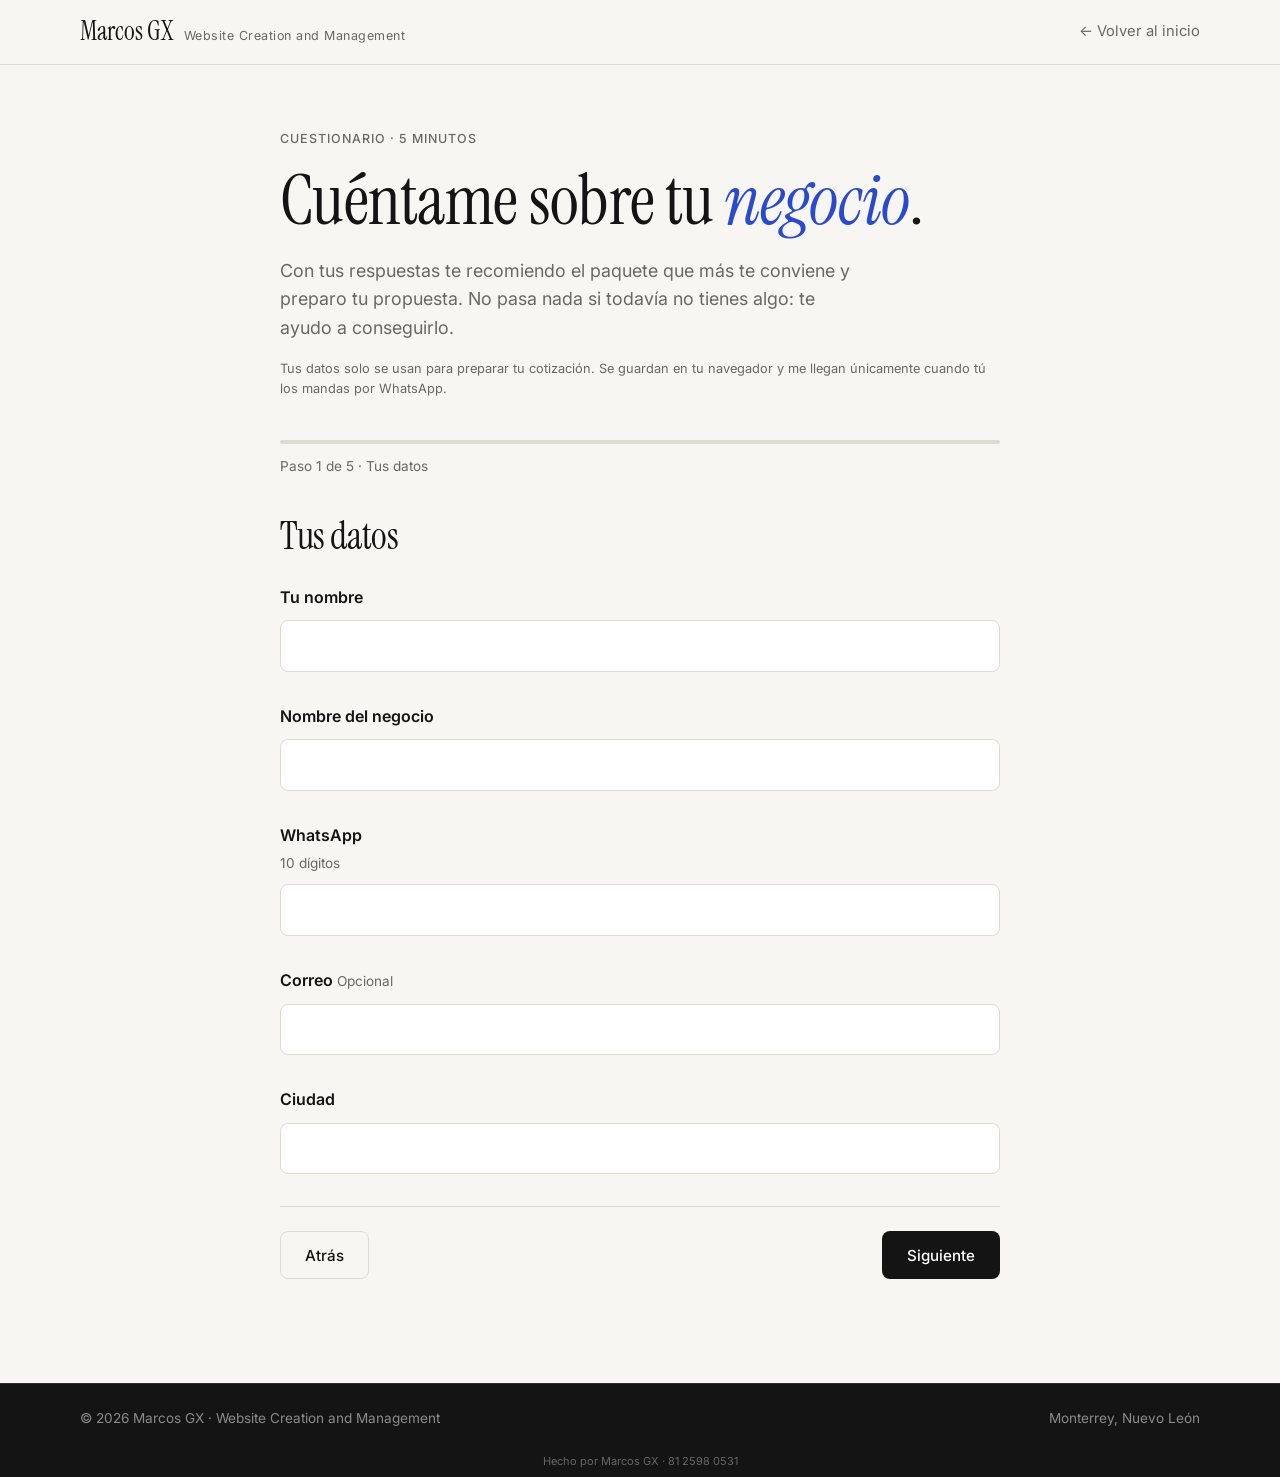
<file: portfolio/cuestionario.html>
<!doctype html>
<html lang="es">
<head>
  <meta charset="utf-8">
  <meta name="viewport" content="width=device-width, initial-scale=1">
  <title>Cuestionario · Marcos GX</title>
  <meta name="description" content="Contesta unas preguntas sobre tu negocio y descubre qué paquete de sitio web te conviene.">
  <meta property="og:type" content="website">
  <meta property="og:title" content="Cuestionario para tu sitio web · Marcos GX">
  <meta property="og:description" content="5 minutos para saber qué paquete le conviene a tu negocio.">
  <meta property="og:url" content="https://marcosgzzx.github.io/MarcosGX/portfolio/cuestionario.html">
  <meta property="og:image" content="https://marcosgzzx.github.io/MarcosGX/portfolio/img/gymbros-desktop.jpg">
  <meta name="theme-color" content="#f7f6f2">
  <link rel="preconnect" href="https://fonts.googleapis.com">
  <link rel="preconnect" href="https://fonts.gstatic.com" crossorigin>
  <link href="https://fonts.googleapis.com/css2?family=Instrument+Serif:ital@0;1&family=Inter:wght@400;500;600&display=swap" rel="stylesheet">
  <link rel="stylesheet" href="styles.css?v=9">
</head>
<body class="quiz-page">
  <header class="nav">
    <div class="container nav-inner">
      <a class="brand" href="./">Marcos GX <span>Website Creation and Management</span></a>
      <a class="link-back" href="./">← Volver al inicio</a>
    </div>
  </header>

  <main class="container quiz">
    <div class="quiz-intro" id="quizIntro">
      <p class="kicker">Cuestionario · 5 minutos</p>
      <h1>Cuéntame sobre tu <em>negocio</em>.</h1>
      <p class="lead">Con tus respuestas te recomiendo el paquete que más te conviene y preparo tu propuesta. No pasa nada si todavía no tienes algo: te ayudo a conseguirlo.</p>
      <p class="privacy-note">Tus datos solo se usan para preparar tu cotización. Se guardan en tu navegador y me llegan únicamente cuando tú los mandas por WhatsApp.</p>
    </div>

    <div class="progress" aria-hidden="true"><span id="progressBar"></span></div>
    <p class="progress-label" id="progressLabel"></p>

    <form id="quizForm" novalidate>
      <div id="quizStep"></div>
      <p class="quiz-error" id="quizError" role="alert" hidden></p>
      <div class="quiz-nav">
        <button type="button" class="btn btn-ghost" id="prevBtn">Atrás</button>
        <button type="submit" class="btn btn-dark" id="nextBtn">Siguiente</button>
      </div>
    </form>

    <section class="result" id="result" hidden></section>
  </main>

  <footer class="footer">
    <div class="container footer-inner">
      <span>© <span id="year">2026</span> Marcos GX · Website Creation and Management</span>
      <span>Monterrey, Nuevo León</span>
    </div>
  </footer>
  <p class="signature">Hecho por Marcos GX · 81 2598 0531</p>
  <script src="cuestionario.js?v=12"></script>
</body>
</html>
</file>
<file: styles.css>
:root {
  /* White / black / neon. Orange is reserved for limited editions. */
  color-scheme: light;
  --bg: #ffffff;
  --surface: #f5f5f2;
  --surface-2: #ebebe6;
  --text: #0e0e0e;
  --muted: #5f5f59;
  --line: #e1e1db;
  --accent: #d4ff3a;          /* neon fills: buttons, badges, bands */
  --accent-hover: #c2f01c;
  --accent-text: #4a6800;     /* readable green for accent text on white */
  --accent-soft: rgba(212, 255, 58, .38);
  --accent-ink: #0e0e0e;      /* text on neon fills */
  --limited: #ff7a33;
  --limited-text: #b8420a;
  --limited-soft: rgba(255, 122, 51, .14);
  --danger: #d4293a;
  --radius: 14px;
  --display: "Anton", Impact, "Arial Narrow", sans-serif;
  --body: "Inter", system-ui, -apple-system, sans-serif;
}

* { box-sizing: border-box; }
html { scroll-behavior: smooth; }
body {
  margin: 0;
  background: var(--bg);
  color: var(--text);
  font-family: var(--body);
  line-height: 1.55;
  -webkit-font-smoothing: antialiased;
}
img, svg { display: block; }
[hidden] { display: none !important; }
:focus-visible { outline: 2px solid var(--accent-text); outline-offset: 2px; }
input, select, textarea { font: inherit; color: inherit; }
a { color: inherit; text-decoration: none; }
button { font: inherit; color: inherit; cursor: pointer; }
h1, h2, h3 { font-family: var(--display); font-weight: 400; letter-spacing: .01em; line-height: 1; margin: 0; text-transform: uppercase; }
h2 { font-size: clamp(2.2rem, 5vw, 3.6rem); }
.container { width: min(1200px, 100% - 32px); margin-inline: auto; }
.sr-only { position: absolute; width: 1px; height: 1px; overflow: hidden; clip: rect(0 0 0 0); }
.eyebrow { color: var(--accent-text); font-weight: 600; text-transform: uppercase; letter-spacing: .14em; font-size: .78rem; margin: 0 0 14px; }

/* Buttons */
.btn {
  display: inline-flex; align-items: center; justify-content: center;
  padding: 14px 26px; border-radius: 999px; border: 2px solid transparent; background: transparent;
  font-weight: 700; text-transform: uppercase; letter-spacing: .06em; font-size: .85rem;
  transition: transform .15s, background .15s, color .15s;
}
.btn:active { transform: scale(.97); }
.btn-primary { background: var(--accent); color: var(--accent-ink); }
.btn-primary:hover { background: var(--accent-hover); }
.btn-ghost { border-color: var(--text); }
.btn-ghost:hover { background: var(--text); color: var(--bg); }
.btn-block { width: 100%; }
.icon-btn { background: none; border: 0; font-size: 1.2rem; padding: 6px; }

/* Header */
.announce { background: var(--accent); color: var(--accent-ink); text-align: center; font-size: .78rem; font-weight: 600; padding: 8px 16px; letter-spacing: .04em; }
.site-header { position: sticky; top: 0; z-index: 40; background: var(--bg); border-bottom: 1px solid var(--line); }
.header-inner { display: flex; align-items: center; justify-content: space-between; height: 80px; }
.logo { display: block; }
.logo img { height: 62px; width: auto; }
.nav { display: flex; gap: 32px; font-weight: 500; font-size: .95rem; }
.nav a { color: var(--muted); transition: color .15s; }
.nav a:hover { color: var(--text); }
.header-actions { display: flex; align-items: center; gap: 4px; }
.icon-action { position: relative; background: none; border: 0; padding: 8px; border-radius: 10px; transition: background .15s; }
.icon-action:hover { background: var(--surface-2); }
.account-initial {
  position: absolute; inset: 6px; border-radius: 50%; background: var(--accent); color: var(--accent-ink);
  display: grid; place-items: center; font-weight: 700; font-size: .85rem;
}
.cart-count {
  position: absolute; top: 0; right: -2px; min-width: 18px; height: 18px; padding: 0 5px;
  border-radius: 999px; background: var(--accent); color: var(--accent-ink);
  font-size: .7rem; font-weight: 700; display: grid; place-items: center;
}
.cart-count.bump { animation: bump .35s; }
@keyframes bump { 50% { transform: scale(1.4); } }
.menu-btn { display: none; background: none; border: 0; padding: 8px; width: 40px; }
.menu-btn span { display: block; height: 2px; background: var(--text); margin: 5px 0; transition: transform .2s, opacity .2s; }

/* Hero */
.hero { position: relative; overflow: hidden; border-bottom: 1px solid var(--line); }
.hero-inner { display: grid; grid-template-columns: 1.2fr 1fr; gap: 40px; align-items: center; padding: 80px 0 100px; }
.hero h1 { font-size: clamp(2.8rem, 7vw, 5.6rem); }
.hero h1 em, .about-intro h2 em { display: inline-block; font-style: normal; color: var(--accent-ink); background: var(--accent); line-height: .9; padding: .06em .12em 0; margin: .05em 0; }
.lede { color: var(--muted); font-size: 1.1rem; max-width: 46ch; margin: 24px 0 32px; }
.hero-ctas { display: flex; gap: 12px; flex-wrap: wrap; }
.hero-art { position: relative; color: var(--text); }
.hero-logo { width: 100%; max-width: 460px; margin-left: auto; }
/* Hero background: photo collage (or clips when configured); a dark shade keeps the text readable */
.hero-media { position: absolute; inset: 0 0 auto; height: calc(100% - 56px); overflow: hidden; background: #0e0e0e; }
/* Parallax: the collage stays fixed to the screen while the headline scrolls over it. The hero clips it
   (clip-path also clips fixed children), so once the brand ticker passes, the collage is left behind. */
.hero.has-media { clip-path: inset(0); background: #0e0e0e; }
.hero.parallax .hero-media { position: fixed; top: var(--hero-media-top, 80px); bottom: auto; height: var(--hero-media-h, 70vh); }
@media (prefers-reduced-motion: reduce) { .hero.parallax .hero-media { position: absolute; top: 0; height: calc(100% - 56px); } }
.hero-media video { position: absolute; inset: 0; width: 100%; height: 100%; object-fit: cover; }
.hero-collage { position: absolute; inset: 0; display: grid; gap: 4px; }
/* Each photo sits absolutely inside its cell, so every browser (Safari included) crops it the same way */
.hero-collage .cell { position: relative; overflow: hidden; min-width: 0; min-height: 0; }
.hero-collage .cell img { position: absolute; inset: 0; width: 100%; height: 100%; object-fit: cover; object-position: 50% 45%; }
.hero-shade { position: absolute; inset: 0; background: linear-gradient(90deg, rgba(0,0,0,.78) 0%, rgba(0,0,0,.55) 45%, rgba(0,0,0,.15) 100%); }
.hero-inner { position: relative; }
.hero.has-media .hero-copy { color: #fff; }
.hero.has-media .eyebrow { color: var(--accent); }
.hero.has-media .lede { color: rgba(255, 255, 255, .88); }
.hero.has-media .btn-ghost { border-color: #fff; color: #fff; }
.hero.has-media .btn-ghost:hover { background: #fff; color: #0e0e0e; }
.hero.has-media .hero-art { visibility: hidden; }
.hero-credit {
  position: absolute; right: max(16px, env(safe-area-inset-right, 0px)); bottom: 68px; margin: 0; z-index: 1;
  font-size: .7rem; color: rgba(255, 255, 255, .8); background: rgba(0, 0, 0, .35); padding: 3px 8px; border-radius: 6px;
}
.hero-credit a { text-decoration: underline; }
.ticker { position: relative; border-top: 1px solid var(--line); overflow: hidden; padding: 14px 0; background: var(--surface); }
.ticker-track { display: flex; gap: 28px; width: max-content; animation: scroll 30s linear infinite; font-family: var(--display); font-size: 1.4rem; letter-spacing: .04em; }
.ticker-track span:nth-child(even) { color: var(--accent-text); }
@keyframes scroll { to { transform: translateX(-50%); } }

/* Categories */
.categories { display: grid; grid-template-columns: repeat(7, minmax(0, 1fr)); gap: 12px; padding: 64px 0 0; }
.cat-card {
  text-align: left; background: var(--surface); border: 1px solid var(--line); border-radius: var(--radius);
  padding: 22px; min-height: 140px; display: flex; flex-direction: column; justify-content: space-between;
  transition: background .2s, color .2s, transform .2s;
}
.cat-card:hover { background: var(--accent); color: var(--accent-ink); transform: translateY(-3px); }
.cat-count { font-size: .8rem; font-weight: 600; opacity: .6; }
.cat-name { font-family: var(--display); font-size: clamp(1.35rem, 6vw, 1.9rem); text-transform: uppercase; overflow-wrap: anywhere; }

/* Shop */
.shop { padding: 80px 0; scroll-margin-top: 80px; }
.section-head { display: flex; justify-content: space-between; align-items: end; gap: 24px; flex-wrap: wrap; margin-bottom: 32px; }
.shop-status { margin: 10px 0 0; color: var(--muted); font-size: .9rem; }
.link-btn { background: none; border: 0; padding: 0; color: var(--accent-text); font-weight: 600; text-decoration: underline; }
.audience { width: 100%; align-items: center; }
.audience-label { font-size: .82rem; font-weight: 600; color: var(--muted); margin-right: 2px; }
.card-media .media.photo-full { position: absolute; inset: 0; width: 100%; height: 100%; object-fit: cover; filter: none; }
.card:hover .card-media .media.photo-full { transform: none; }
.shop-tools { display: flex; gap: 12px; align-items: center; flex-wrap: wrap; }
.filters { display: flex; gap: 8px; flex-wrap: wrap; }
.sort select {
  appearance: none; background: var(--surface) url("data:image/svg+xml,%3Csvg xmlns='http://www.w3.org/2000/svg' width='12' height='8'%3E%3Cpath d='M1 1l5 5 5-5' fill='none' stroke='%235f5f59' stroke-width='2'/%3E%3C/svg%3E") no-repeat right 14px center;
  border: 1px solid var(--line); border-radius: 999px; padding: 8px 38px 8px 16px; font-size: .85rem; cursor: pointer;
}
.chip { background: transparent; border: 1px solid var(--line); border-radius: 999px; padding: 8px 16px; font-size: .85rem; font-weight: 500; color: var(--muted); transition: all .15s; }
.chip:hover { color: var(--text); border-color: var(--text); }
.chip.active { background: var(--text); color: var(--bg); border-color: var(--text); }

.grid-empty {
  grid-column: 1 / -1; display: grid; justify-items: center; gap: 6px; text-align: center;
  padding: 56px 16px; border: 1px dashed var(--line); border-radius: var(--radius); background: var(--surface);
}
.grid-empty p { margin: 0; }
.grid-empty strong { font-size: 1.15rem; }
.grid-empty .btn { margin-top: 12px; }
.cat-card.empty .cat-count { opacity: .45; }
.grid { display: grid; grid-template-columns: repeat(auto-fill, minmax(min(300px, 100%), 1fr)); gap: 20px; }
.card { background: var(--surface); border: 1px solid var(--line); border-radius: var(--radius); overflow: hidden; display: flex; flex-direction: column; animation: fadeUp .4s both; scroll-margin-top: 100px; }
.card.flash { animation: flash 1.6s ease-out; }
@keyframes flash { 0%, 40% { border-color: var(--accent-text); box-shadow: 0 0 0 4px var(--accent-soft); } }
@keyframes fadeUp { from { opacity: 0; transform: translateY(12px); } }
.card-media { position: relative; flex-shrink: 0; aspect-ratio: 1; min-height: 0; overflow: hidden; display: grid; place-items: center; background: radial-gradient(circle at 50% 45%, #ffffff, var(--surface-2) 75%); }
.card-media .media { width: 62%; height: 62%; transition: transform .3s; }
.card-media .photo { position: absolute; top: 15%; left: 13%; width: 74%; height: 76%; object-fit: contain; filter: drop-shadow(0 12px 16px rgba(0,0,0,.18)); }
.card:hover .card-media .media { transform: scale(1.06) rotate(-2deg); }
.card:hover .card-media .size-guide { transform: none; }
/* Gallery */
.gal-btn {
  position: absolute; top: 50%; translate: 0 -50%; z-index: 2; width: 34px; height: 34px; border-radius: 50%;
  border: 1px solid var(--line); background: rgba(255, 255, 255, .92); font-size: 1.3rem; line-height: 1; display: grid; place-items: center;
  opacity: 0; transition: opacity .2s;
}
.gal-btn.prev { left: 10px; } .gal-btn.next { right: 10px; }
/* On the size guide the arrows move down beside the dots so they don't cover the table */
.card-media.on-guide .gal-btn { top: auto; bottom: 4px; translate: none; width: 26px; height: 26px; font-size: 1rem; opacity: 1; }
.card-media.on-guide .gal-btn.prev { left: calc(50% - 62px); } .card-media.on-guide .gal-btn.next { right: calc(50% - 62px); }
.card:hover .gal-btn, .gal-btn:focus-visible { opacity: 1; }
@media (hover: none) { .gal-btn { opacity: 1; } }
.gal-dots { position: absolute; bottom: 10px; left: 50%; translate: -50% 0; z-index: 2; display: flex; gap: 6px; align-items: center; }
.gal-dot { width: 8px; height: 8px; padding: 0; border-radius: 999px; border: 0; background: rgba(14, 14, 14, .25); font-size: 0; }
.gal-dot.active { background: var(--text); }
.gal-dot.guide { width: auto; height: 18px; padding: 0 7px; font-size: .62rem; font-weight: 700; background: rgba(14, 14, 14, .12); color: var(--text); }
.gal-dot.guide.active { background: var(--accent); }
.size-guide {
  position: absolute; inset: 12px 12px 34px; width: auto !important; height: auto !important; display: grid; gap: 8px; align-content: center;
  background: var(--bg); border: 1px solid var(--line); border-radius: 12px; padding: 14px 16px; text-align: left;
}
.size-guide strong { font-family: var(--display); font-weight: 400; font-size: 1.3rem; text-transform: uppercase; }
.size-guide p { margin: 0; font-size: .76rem; color: var(--muted); line-height: 1.4; }
.sg-tables { display: grid; grid-template-columns: 1fr 1fr; gap: 10px; }
.sg-tables table { width: 100%; border-collapse: collapse; font-size: .78rem; font-variant-numeric: tabular-nums; }
.sg-tables th { text-align: left; font-size: .66rem; text-transform: uppercase; letter-spacing: .08em; color: var(--muted); padding: 3px 6px; border-bottom: 2px solid var(--accent); }
.sg-tables td { padding: 3px 6px; border-bottom: 1px solid var(--line); }
.sg-tables td:first-child { font-weight: 700; }
.size-guide small { font-size: .68rem; color: var(--muted); }
@media (max-width: 440px) {
  .size-guide { inset: 8px 8px 30px; gap: 5px; padding: 10px 12px; }
  .size-guide strong { font-size: 1.05rem; }
  .size-guide p { font-size: .68rem; }
  .sg-tables { gap: 8px; }
  .sg-tables table { font-size: .72rem; }
  .sg-tables th, .sg-tables td { padding: 1px 5px; }
  .size-guide small { font-size: .62rem; }
}
.option-label { margin: 0 0 -6px; font-size: .78rem; font-weight: 600; color: var(--muted); }
.tag { position: absolute; top: 12px; left: 12px; background: var(--accent); color: var(--accent-ink); font-size: .68rem; font-weight: 700; text-transform: uppercase; letter-spacing: .08em; padding: 4px 9px; border-radius: 999px; }
.card-body { padding: 18px; display: flex; flex-direction: column; gap: 12px; flex: 1; }
.card-brand { margin: 0 0 -8px; color: var(--accent-text); font-size: .72rem; font-weight: 700; text-transform: uppercase; letter-spacing: .1em; }
.card-top { display: flex; justify-content: space-between; gap: 12px; align-items: baseline; }
.card-title { font-family: var(--body); font-weight: 700; font-size: 1.02rem; text-transform: none; letter-spacing: 0; line-height: 1.3; }
.price { font-weight: 700; white-space: nowrap; }
.card-desc { color: var(--muted); font-size: .88rem; margin: 0; }
.card-facts { list-style: none; margin: -4px 0 0; padding: 0; display: flex; flex-wrap: wrap; gap: 6px; }
.card-facts li { background: var(--surface-2); border-radius: 999px; padding: 4px 10px; font-size: .78rem; font-weight: 600; }
.card-facts-wrap { display: grid; gap: 8px; }
.card-limited { margin: 0; padding: 8px 12px; border-radius: 10px; background: var(--limited-soft); color: var(--limited-text); font-size: .8rem; font-weight: 600; }
.size.limited { position: relative; }
.limited-dot { position: absolute; top: -3px; right: -3px; width: 9px; height: 9px; border-radius: 50%; background: var(--limited); }
.option-row { display: flex; gap: 6px; flex-wrap: wrap; }
.swatch { width: 24px; height: 24px; border-radius: 50%; border: 2px solid var(--line); padding: 0; outline-offset: 2px; }
.swatch.active { outline: 2px solid var(--text); }
.size { min-width: 38px; height: 32px; border-radius: 8px; border: 1px solid var(--line); background: transparent; font-size: .78rem; font-weight: 600; padding: 0 8px; color: var(--muted); }
.size:hover { color: var(--text); }
.size.active { background: var(--text); color: var(--bg); border-color: var(--text); }
.card .btn { margin-top: auto; padding: 12px; }

/* Fuel */
.fuel { background: var(--accent); color: var(--accent-ink); padding: 90px 0; }
.fuel .eyebrow { color: var(--accent-ink); opacity: .75; }
.fuel-inner { display: grid; grid-template-columns: 1fr 1fr; gap: 48px; align-items: center; }
.fuel-note { margin: 24px 0 0; max-width: 40ch; }
.fuel-points { list-style: none; padding: 0; margin: 0; display: grid; gap: 22px; }
.fuel-points li { border-top: 2px solid var(--accent-ink); padding-top: 14px; }
.fuel-points strong { display: block; font-family: var(--display); font-size: 1.4rem; font-weight: 400; text-transform: uppercase; margin-bottom: 4px; }

/* Brands */
.brands { display: grid; grid-template-columns: 1fr 1.3fr; gap: 56px; padding: 100px 0; align-items: center; scroll-margin-top: 80px; }
.brands-copy p:not(.eyebrow) { color: var(--muted); font-size: 1.05rem; margin-top: 20px; max-width: 52ch; }
.brand-list { display: grid; grid-template-columns: 1fr 1fr; gap: 12px; }
.brand-card {
  text-align: left; background: var(--surface); border: 1px solid var(--line); border-radius: var(--radius);
  padding: 22px; display: flex; flex-direction: column; gap: 6px; transition: border-color .2s, transform .2s;
}
.brand-card:last-child:nth-child(odd) { grid-column: 1 / -1; }
.brand-card:hover, .brand-card.active { border-color: var(--accent); transform: translateY(-2px); }
.brand-kind { color: var(--muted); font-size: .72rem; font-weight: 600; text-transform: uppercase; letter-spacing: .1em; }
.brand-name { font-family: var(--display); font-size: 1.6rem; text-transform: uppercase; line-height: 1.1; }
.brand-blurb { color: var(--muted); font-size: .88rem; flex: 1; }
.brand-link { color: var(--accent-text); font-weight: 600; font-size: .85rem; margin-top: 6px; }

/* About */
.about { background: var(--surface); border-block: 1px solid var(--line); padding: 100px 0; scroll-margin-top: 80px; }
.about-intro { display: grid; grid-template-columns: 1fr 1fr; gap: 48px; align-items: end; }
.about-copy p { color: var(--muted); font-size: 1.05rem; margin: 0 0 14px; max-width: 54ch; }
.values { list-style: none; padding: 0; margin: 56px 0 0; display: grid; grid-template-columns: repeat(4, 1fr); gap: 12px; }
.values li { background: var(--bg); border: 1px solid var(--line); border-radius: var(--radius); padding: 24px; }
.values svg { width: 30px; height: 30px; fill: none; stroke: var(--accent-text); stroke-width: 1.8; stroke-linecap: round; stroke-linejoin: round; margin-bottom: 16px; }
.values h3 { font-family: var(--body); text-transform: none; font-size: 1rem; font-weight: 700; letter-spacing: 0; line-height: 1.3; margin-bottom: 6px; }
.values p { margin: 0; color: var(--muted); font-size: .88rem; }
.how { margin-top: 56px; }
.how-title { font-size: 1.8rem; margin-bottom: 20px; }
.steps { list-style: none; padding: 0; margin: 0; display: grid; grid-template-columns: repeat(3, 1fr); gap: 12px; }
.steps li { display: flex; gap: 16px; align-items: flex-start; padding: 20px 0; border-top: 2px solid var(--line); }
.step-n { flex: none; width: 36px; height: 36px; border-radius: 50%; background: var(--accent); color: var(--accent-ink); display: grid; place-items: center; font-weight: 700; }
.steps strong { display: block; font-size: 1.05rem; }
.steps p { margin: 4px 0 0; color: var(--muted); font-size: .9rem; }
.pay-strip { margin-top: 40px; display: flex; flex-wrap: wrap; gap: 8px; }
.pay-strip span { border: 1px solid var(--line); border-radius: 8px; padding: 8px 14px; font-size: .8rem; font-weight: 700; letter-spacing: .02em; color: var(--muted); background: var(--bg); }

/* FAQ */
.faq { padding: 100px 0; max-width: 820px; scroll-margin-top: 80px; }
.faq h2 { margin-bottom: 24px; }
.faq details { border-bottom: 1px solid var(--line); }
.faq summary { cursor: pointer; list-style: none; padding: 20px 0; font-weight: 600; font-size: 1.05rem; display: flex; justify-content: space-between; gap: 16px; }
.faq summary::-webkit-details-marker { display: none; }
.faq summary::after { content: "+"; color: var(--accent-text); font-size: 1.4rem; line-height: 1; transition: transform .2s; }
.faq details[open] summary::after { transform: rotate(45deg); }
.faq details p { color: var(--muted); margin: 0 0 20px; }

/* Newsletter */
.newsletter { border-top: 1px solid var(--line); background: var(--surface); padding: 80px 0; text-align: center; }
.newsletter p { color: var(--muted); margin: 12px 0 28px; }
.newsletter-form { display: flex; gap: 8px; max-width: 460px; margin: 0 auto; }
.newsletter-form input { flex: 1; min-width: 0; background: var(--bg); border: 1px solid var(--line); border-radius: 999px; padding: 14px 20px; color: var(--text); font: inherit; }
.newsletter-form input:focus { outline: 2px solid var(--accent-text); border-color: transparent; }
.form-msg { min-height: 1.5em; color: var(--accent-text) !important; margin-top: 16px !important; font-weight: 600; }

/* Footer */
.site-footer { border-top: 1px solid var(--line); padding: 48px 0; }
.signature { margin: 0; padding: 8px 16px max(8px, env(safe-area-inset-bottom, 0px)); text-align: center; font-size: 11px; line-height: 1.4; color: var(--muted); opacity: .7; }
.footer-inner { display: grid; gap: 14px; }
.footer-top { display: flex; justify-content: space-between; gap: 32px; flex-wrap: wrap; margin-bottom: 18px; }
.footer-cols { display: grid; grid-template-columns: repeat(5, minmax(120px, auto)); gap: 28px; }
@media (max-width: 1100px) { .footer-cols { grid-template-columns: repeat(3, minmax(140px, auto)); } }
.footer-cols h4 { margin: 0 0 10px; font-size: .78rem; text-transform: uppercase; letter-spacing: .12em; color: var(--muted); }
.footer-cols a, .footer-link { display: block; padding: 4px 0; font-size: .92rem; background: none; border: 0; text-align: left; color: var(--text); }
.footer-cols a:hover, .footer-link:hover { color: var(--accent-text); }
.fine { color: var(--muted); font-size: .78rem; margin: 0; max-width: 70ch; }

/* Cart drawer */
.overlay { position: fixed; inset: 0; background: rgba(14,14,14,.4); z-index: 50; }
.cart {
  position: fixed; top: 0; right: 0; height: 100%; width: min(420px, 100%); z-index: 60;
  background: var(--surface); border-left: 1px solid var(--line);
  display: flex; flex-direction: column; transform: translateX(100%); transition: transform .3s ease;
}
.cart.open { transform: none; }
.cart-head { display: flex; justify-content: space-between; align-items: center; padding: 20px 22px; border-bottom: 1px solid var(--line); }
.cart-head h3 { font-size: 1.6rem; }
.cart-items { flex: 1; overflow-y: auto; padding: 8px 22px; }
.cart-empty { color: var(--muted); text-align: center; padding: 60px 0; }
.cart-item { display: grid; grid-template-columns: 64px 1fr auto; gap: 14px; padding: 16px 0; border-bottom: 1px solid var(--line); align-items: center; }
.cart-thumb { width: 64px; height: 64px; border-radius: 10px; background: var(--surface-2); display: grid; place-items: center; }
.cart-thumb .media { width: 70%; height: 70%; }
.cart-thumb .photo { width: 84%; height: 88%; object-fit: contain; }
.cart-item h4 { margin: 0; font-size: .92rem; }
.cart-item .meta { color: var(--muted); font-size: .8rem; }
.qty { display: inline-flex; align-items: center; border: 1px solid var(--line); border-radius: 999px; margin-top: 6px; }
.qty button { background: none; border: 0; width: 28px; height: 28px; }
.qty button:disabled { opacity: .3; cursor: not-allowed; }
.qty span { min-width: 20px; text-align: center; font-size: .85rem; }
.line-price { font-weight: 700; text-align: right; }
.remove { display: block; background: none; border: 0; color: var(--muted); font-size: .75rem; text-decoration: underline; margin-top: 6px; margin-left: auto; padding: 0; }
.cart-foot { padding: 20px 22px; border-top: 1px solid var(--line); display: grid; gap: 12px; }
.ship-meter { height: 6px; border-radius: 999px; background: var(--surface-2); overflow: hidden; }
.ship-bar { height: 100%; width: 0; background: var(--accent); transition: width .3s; }
.ship-msg { margin: 0; font-size: .82rem; color: var(--muted); }
.cart-limit { margin: 0; font-size: .78rem; color: var(--muted); }
.cart-limit.full { color: var(--accent-text); font-weight: 600; }
.cart-total { display: flex; justify-content: space-between; font-weight: 700; font-size: 1.1rem; }

/* Modals */
.modal {
  width: min(560px, calc(100% - 24px)); max-height: min(88vh, 900px); padding: 0; border: 1px solid var(--line);
  border-radius: 18px; background: var(--surface); color: var(--text); overflow: hidden; display: none; flex-direction: column;
}
.modal[open] { display: flex; animation: pop .2s ease-out; }
@keyframes pop { from { opacity: 0; transform: translateY(10px) scale(.98); } }
.modal::backdrop { background: rgba(14, 14, 14, .45); backdrop-filter: blur(4px); }
.modal-head { display: flex; justify-content: space-between; align-items: center; gap: 12px; padding: 18px 22px; border-bottom: 1px solid var(--line); }
.modal-head h3 { font-size: 1.6rem; }
.modal-body { padding: 22px; overflow-y: auto; }
.stack { display: grid; gap: 14px; }
.stack h4 { margin: 6px 0 0; font-size: 1rem; }
.muted { color: var(--muted); }
p.muted { margin: 0; }
.hint { margin: -6px 0 0; color: var(--muted); font-size: .8rem; }
.empty { color: var(--muted); text-align: center; padding: 24px 0; margin: 0; }
.form-grid { display: grid; grid-template-columns: 1fr 1fr; gap: 12px; }
.span-2 { grid-column: 1 / -1; }
.field { display: grid; gap: 6px; min-width: 0; }
.field.narrow { max-width: 220px; }
.field > span { font-size: .8rem; font-weight: 600; color: var(--muted); }
.field input, .field select {
  width: 100%; background: var(--bg); border: 1px solid var(--line); border-radius: 10px; padding: 11px 12px; min-width: 0;
}
.field input:focus, .field select:focus { outline: 2px solid var(--accent-text); outline-offset: 0; border-color: transparent; }
.field input:disabled { opacity: .6; }
.check { display: flex; gap: 10px; align-items: center; font-size: .9rem; cursor: pointer; }
.check input { width: 18px; height: 18px; accent-color: var(--accent); }
.group { border: 0; padding: 0; margin: 0; display: grid; gap: 12px; }
.group legend { font-weight: 700; margin-bottom: 10px; padding: 0; }
.pw-wrap { position: relative; display: block; }
.pw-wrap input { padding-right: 84px; font-size: 1rem; }
.pw-toggle {
  position: absolute; right: 6px; top: 50%; translate: 0 -50%; background: var(--surface-2); border: 0; border-radius: 8px;
  padding: 6px 10px; font-size: .74rem; font-weight: 700; color: var(--text);
}
.notice.warn { background: var(--limited-soft); color: var(--limited-text); margin: 0; }
.sync-ok { color: var(--accent-text); }
.form-error { margin: 0; color: var(--danger); font-size: .88rem; font-weight: 600; }
.promo { display: inline-flex; align-items: center; gap: 8px; background: var(--accent); color: var(--accent-ink); border-radius: 8px; padding: 2px 10px; margin: 0 2px; }
.promo .promo-code { font-variant-numeric: tabular-nums; letter-spacing: .06em; user-select: all; }
.promo .link-btn { color: var(--accent-ink); font-size: .78rem; }
.my-codes { border: 1px dashed var(--line); border-radius: 12px; padding: 14px; margin-bottom: 18px; }
.my-codes h4 { margin: 0 0 10px; }
.my-codes ul { list-style: none; margin: 0; padding: 0; display: grid; gap: 8px; }
.my-codes li { display: flex; flex-wrap: wrap; align-items: center; gap: 8px; font-size: .86rem; }
.code-status.used { background: var(--surface-2); color: var(--muted); }
.form-actions { display: flex; gap: 10px; flex-wrap: wrap; }
.switch { margin: 0; text-align: center; color: var(--muted); font-size: .9rem; }
.link-btn.danger { color: var(--danger); }
.btn-danger { background: var(--danger); color: #fff; }
.row { display: flex; gap: 10px; flex-wrap: wrap; }
.pill { display: inline-block; background: var(--accent-soft); color: var(--accent-text); border-radius: 999px; padding: 3px 10px; font-size: .72rem; font-weight: 700; white-space: nowrap; }
.tabs { display: flex; gap: 4px; background: var(--bg); padding: 4px; border-radius: 12px; margin-bottom: 20px; overflow-x: auto; }
.tab { flex: 1; background: none; border: 0; border-radius: 9px; padding: 9px 12px; font-size: .85rem; font-weight: 600; color: var(--muted); white-space: nowrap; }
.tab.active { background: var(--surface-2); color: var(--text); }
.pm-list, .orders { list-style: none; padding: 0; margin: 0; display: grid; gap: 10px; }
.pm { display: flex; align-items: center; gap: 12px; padding: 12px; border: 1px solid var(--line); border-radius: 12px; }
.pm-icon { flex: none; width: 46px; height: 32px; border-radius: 6px; background: var(--surface-2); display: grid; place-items: center; font-size: .66rem; font-weight: 800; letter-spacing: .04em; }
.pm-info { flex: 1; min-width: 0; display: grid; }
.pm-info strong { font-size: .92rem; overflow: hidden; text-overflow: ellipsis; white-space: nowrap; }
.pm-info .muted { font-size: .78rem; }
.pm-actions { display: flex; gap: 10px; align-items: center; font-size: .8rem; }
.add-pm { border-top: 1px solid var(--line); padding-top: 18px; }
.pay-options { display: grid; grid-template-columns: repeat(auto-fill, minmax(150px, 1fr)); gap: 8px; }
.pay-option { position: relative; cursor: pointer; }
.pay-option input { position: absolute; opacity: 0; }
.pay-option span {
  display: grid; gap: 2px; height: 100%; padding: 11px 12px; border: 1px solid var(--line); border-radius: 10px; font-size: .86rem; font-weight: 600;
  transition: border-color .15s, background .15s;
}
.pay-option small { color: var(--muted); font-weight: 500; font-size: .72rem; }
.pay-option input:checked + span { border-color: var(--accent-text); background: var(--accent-soft); }
.pay-option input:focus-visible + span { outline: 2px solid var(--accent-text); outline-offset: 2px; }
.order { border: 1px solid var(--line); border-radius: 12px; padding: 14px; display: grid; gap: 6px; }
.order-head { display: flex; justify-content: space-between; gap: 10px; align-items: center; }
.order .muted { font-size: .8rem; }
.order-items { list-style: none; padding: 0; margin: 6px 0; display: grid; gap: 4px; font-size: .86rem; }
.order-items li, .order-line { display: flex; justify-content: space-between; gap: 12px; margin: 0; font-size: .86rem; }
.order-line.total { font-weight: 700; border-top: 1px solid var(--line); padding-top: 6px; }
.danger-zone { border-top: 1px solid var(--line); padding-top: 18px; display: grid; gap: 12px; justify-items: start; }

/* Search */
.search-modal { width: min(640px, calc(100% - 24px)); margin-top: 10vh; }
.search-bar { display: flex; align-items: center; gap: 12px; padding: 14px 18px; border-bottom: 1px solid var(--line); }
.search-bar svg { flex: none; color: var(--muted); }
.search-bar input { flex: 1; min-width: 0; background: none; border: 0; font-size: 1.1rem; outline: none; }
.search-bar input::-webkit-search-cancel-button { display: none; }
.search-suggest { display: flex; flex-wrap: wrap; gap: 8px; align-items: center; padding: 16px 18px; font-size: .85rem; color: var(--muted); }
.search-results { list-style: none; margin: 0; padding: 8px; overflow-y: auto; }
.search-results:empty { display: none; }
.result {
  width: 100%; display: grid; grid-template-columns: 52px 1fr auto; gap: 14px; align-items: center; text-align: left;
  background: none; border: 0; border-radius: 12px; padding: 8px 10px;
}
.result:hover, .result:focus-visible { background: var(--surface-2); }
.result-thumb { width: 52px; height: 52px; border-radius: 10px; background: var(--surface-2); display: grid; place-items: center; overflow: hidden; }
.result-thumb .media { width: 70%; height: 70%; }
.result-thumb .photo { width: 86%; height: 90%; object-fit: contain; }
.result-text { display: grid; min-width: 0; }
.result-text strong { font-size: .95rem; }
.result-text span { color: var(--muted); font-size: .8rem; }
.result-price { font-weight: 700; font-size: .9rem; }
.no-results { color: var(--muted); padding: 24px 14px; text-align: center; }

/* Checkout */
.checkout-modal { width: min(620px, calc(100% - 24px)); }
.stepper { list-style: none; margin: 0; padding: 14px 22px; display: flex; gap: 8px; border-bottom: 1px solid var(--line); counter-reset: step; }
.stepper li { flex: 1; display: flex; align-items: center; gap: 8px; font-size: .82rem; font-weight: 600; color: var(--muted); }
.stepper li::before {
  counter-increment: step; content: counter(step); flex: none; width: 24px; height: 24px; border-radius: 50%;
  border: 1px solid var(--line); display: grid; place-items: center; font-size: .75rem;
}
.stepper li.active { color: var(--text); }
.stepper li.active::before { background: var(--accent); border-color: var(--accent); color: var(--accent-ink); }
.stepper li.done::before { content: "✓"; background: var(--accent-soft); border-color: var(--accent-soft); color: var(--accent-text); }
.co-items { list-style: none; padding: 0; margin: 0 0 18px; display: grid; gap: 10px; }
.co-items li { display: grid; grid-template-columns: 48px 1fr auto; gap: 12px; align-items: center; }
.co-thumb { width: 48px; height: 48px; border-radius: 10px; background: var(--surface-2); display: grid; place-items: center; overflow: hidden; }
.co-thumb .media { width: 70%; height: 70%; }
.co-thumb .photo { width: 86%; height: 90%; object-fit: contain; }
.co-name { display: grid; min-width: 0; font-size: .9rem; }
.co-name .muted { font-size: .78rem; }
.co-price { font-weight: 700; font-size: .9rem; }
.discount-form { display: grid; gap: 8px; padding: 16px 0; border-block: 1px solid var(--line); }
.input-row { display: flex; gap: 8px; }
.input-row input { flex: 1; text-transform: uppercase; }
.input-row .btn { padding: 10px 18px; }
.code-ok { margin: 0; color: var(--accent-text); font-size: .86rem; font-weight: 600; }
.totals { margin: 16px 0 0; display: grid; gap: 8px; }
.totals div { display: flex; justify-content: space-between; gap: 16px; font-size: .92rem; }
.totals dt { color: var(--muted); }
.totals dd { margin: 0; text-align: right; }
.totals .discount dd { color: var(--accent-text); }
.totals .grand { border-top: 1px solid var(--line); padding-top: 10px; font-size: 1.1rem; font-weight: 700; }
.totals .grand dt { color: var(--text); }
.co-actions { display: flex; justify-content: space-between; gap: 10px; margin-top: 20px; flex-wrap: wrap; }
.co-actions .btn-primary { flex: 1; min-width: 180px; }
.notice { background: var(--accent-soft); border-radius: 12px; padding: 12px 14px; font-size: .88rem; margin-bottom: 16px; }
.done { display: grid; gap: 12px; text-align: center; }
.done .totals { text-align: left; }
.done-icon { width: 64px; height: 64px; margin: 0 auto; border-radius: 50%; background: var(--accent); display: grid; place-items: center; }
.done-icon svg { width: 34px; height: 34px; fill: none; stroke: var(--accent-ink); stroke-width: 2.6; stroke-linecap: round; stroke-linejoin: round; }
.done-lead { margin: 0; font-size: 1.05rem; }
.oxxo-ref { display: grid; gap: 4px; border: 1px dashed var(--accent-text); border-radius: 12px; padding: 14px; }
.oxxo-ref span { font-size: .78rem; color: var(--muted); text-transform: uppercase; letter-spacing: .1em; }
.oxxo-ref strong { font-size: 1.4rem; letter-spacing: .08em; font-variant-numeric: tabular-nums; }
.oxxo-ref small { color: var(--muted); }

/* Toast */
.toast {
  position: fixed; bottom: 24px; left: 50%; transform: translate(-50%, 140%); z-index: 2147483647;
  background: var(--text); color: var(--bg); padding: 12px 20px; border-radius: 999px; font-weight: 600; font-size: .9rem;
  transition: transform .3s, opacity .3s; opacity: 0; white-space: nowrap; max-width: calc(100% - 32px); overflow: hidden; text-overflow: ellipsis;
}
.toast.show { transform: translate(-50%, 0); opacity: 1; }
.toast[popover] { inset: auto auto 24px 50%; margin: 0; border: 0; color: var(--bg); overflow: hidden; }
.toast[popover]:not(:popover-open) { display: block; }

/* Responsive */
@media (max-width: 900px) {
  .hero-inner, .fuel-inner, .brands, .about-intro { grid-template-columns: 1fr; }
  .values { grid-template-columns: 1fr 1fr; }
  .steps { grid-template-columns: 1fr; gap: 0; }
  .hero-inner { padding: 56px 0 64px; }
  .hero-art { max-width: 320px; margin: 0 auto; }
  .hero.has-media .hero-art { display: none; }
  .hero-shade { background: linear-gradient(180deg, rgba(0,0,0,.55), rgba(0,0,0,.75)); }
  .categories { grid-template-columns: repeat(3, minmax(0, 1fr)); }
}
@media (max-width: 720px) {
  .menu-btn { display: block; }
  .nav {
    position: absolute; top: 80px; left: 0; right: 0; flex-direction: column; gap: 0;
    background: var(--bg); border-bottom: 1px solid var(--line); display: none;
  }
  .nav.open { display: flex; }
  .nav a { padding: 16px; border-top: 1px solid var(--line); color: var(--text); }
  .menu-btn[aria-expanded="true"] span:nth-child(1) { transform: translateY(7px) rotate(45deg); }
  .menu-btn[aria-expanded="true"] span:nth-child(2) { opacity: 0; }
  .menu-btn[aria-expanded="true"] span:nth-child(3) { transform: translateY(-7px) rotate(-45deg); }
  .categories { grid-template-columns: repeat(2, minmax(0, 1fr)); padding-top: 40px; }
  .cat-card:last-child:nth-child(odd) { grid-column: 1 / -1; }
  .cat-card { min-height: 110px; }
  .shop { padding: 56px 0; }
  .newsletter-form { flex-direction: column; }
  .brand-list { grid-template-columns: 1fr; }
  .logo img { height: 44px; }
  .values { grid-template-columns: 1fr; }
  .about, .faq { padding: 64px 0; }
  .footer-cols { grid-template-columns: 1fr 1fr; }
  .form-grid { grid-template-columns: 1fr; }
  .modal { max-height: 92vh; }
  .modal-body { padding: 18px; }
  .stepper { padding: 12px 18px; }
  .stepper li { font-size: .74rem; gap: 6px; }
  .co-actions .btn { flex: 1; }
  .pm { flex-wrap: wrap; }
  .pm-actions { width: 100%; justify-content: flex-end; }
  .shop-tools { width: 100%; }
}

@media (prefers-reduced-motion: reduce) {
  *, *::before, *::after { animation: none !important; transition: none !important; }
  html { scroll-behavior: auto; }
}
.btn:disabled { opacity: .4; cursor: not-allowed; }

/* ---------- Demo notice ---------- */
.demo-bar {
  background: var(--text); color: var(--bg); text-align: center; font-size: .76rem; line-height: 1.4;
  padding-block: 7px; padding-left: max(16px, env(safe-area-inset-left, 0px)); padding-right: max(16px, env(safe-area-inset-right, 0px));
}
.demo-bar .link-btn { color: var(--accent); margin-left: 6px; }

/* ---------- Wishlist ---------- */
.card { position: relative; }
.heart {
  position: absolute; top: 10px; right: 10px; z-index: 3; width: 38px; height: 38px; border-radius: 50%;
  border: 1px solid var(--line); background: rgba(255, 255, 255, .92); display: grid; place-items: center; transition: transform .15s;
}
.heart svg { width: 20px; height: 20px; fill: none; stroke: var(--text); stroke-width: 2; stroke-linejoin: round; }
.heart.on svg { fill: #e0245e; stroke: #e0245e; }
.heart:active { transform: scale(.9); }
.wish-count { background: var(--text); color: var(--bg); }
.wish-list { list-style: none; margin: 0; padding: 0; display: grid; gap: 12px; }
.wish-list li { display: grid; grid-template-columns: 48px 1fr auto; gap: 12px; align-items: center; }
.wish-actions { display: flex; gap: 10px; align-items: center; }
.wish-actions .btn { padding: 8px 14px; }

/* ---------- Cards: open the product page, stock ---------- */
.title-link { background: none; border: 0; padding: 0; text-align: left; font: inherit; color: inherit; }
.title-link:hover { text-decoration: underline; }
#productGrid .card-media { cursor: pointer; }
.details-link { justify-self: center; align-self: center; font-size: .82rem; margin-top: -4px; }
.size.soldout { text-decoration: line-through; opacity: .45; cursor: not-allowed; }
.stock-note { margin: -4px 0 0; font-size: .8rem; font-weight: 700; color: var(--limited-text); }

/* ---------- Product page ---------- */
.pdp-modal { width: min(1040px, calc(100% - 24px)); }
.card.pdp { display: grid; grid-template-columns: 1.1fr 1fr; border: 0; background: none; animation: none; }
.card.pdp .card-media { border-radius: var(--radius); }
.card.pdp .card-body { padding: 4px 0 4px 28px; }
.card.pdp .card-title { font-size: 1.5rem; }
.pdp-details { margin: 6px 0 0; display: grid; gap: 6px; border-top: 1px solid var(--line); padding-top: 12px; }
.pdp-details div { display: grid; grid-template-columns: 110px 1fr; gap: 10px; font-size: .86rem; }
.pdp-details dt { color: var(--muted); font-weight: 600; }
.pdp-details dd { margin: 0; }
.pdp-section { border-top: 1px solid var(--line); margin-top: 24px; padding-top: 18px; display: grid; gap: 12px; }
.pdp-section h4 { margin: 0; font-size: 1.05rem; }
.stars { color: #e5a500; letter-spacing: 1px; }
.rating-avg { margin: 0; font-weight: 600; }
.reviews { list-style: none; margin: 0; padding: 0; display: grid; gap: 12px; }
.reviews li { border: 1px solid var(--line); border-radius: 12px; padding: 12px 14px; }
.reviews p { margin: 0; }
.reviews p + p { margin-top: 6px; color: var(--text); }
.review-form textarea { width: 100%; background: var(--bg); border: 1px solid var(--line); border-radius: 10px; padding: 11px 12px; resize: vertical; }
.rating { display: flex; gap: 4px; }
.rating label { cursor: pointer; font-size: 1.6rem; line-height: 1; color: var(--line); }
.rating input { position: absolute; opacity: 0; }
.rating label:has(input:checked), .rating label:has(~ label input:checked) { color: #e5a500; }
.rating input:focus-visible + span { outline: 2px solid var(--accent-text); border-radius: 4px; }
.related { display: grid; grid-template-columns: repeat(3, 1fr); gap: 12px; }
.related-card { display: grid; gap: 4px; text-align: left; background: var(--surface); border: 1px solid var(--line); border-radius: 12px; padding: 10px; }
.related-card:hover { border-color: var(--text); }
.related-media { position: relative; aspect-ratio: 1; border-radius: 8px; background: var(--surface-2); overflow: hidden; display: grid; place-items: center; }
.related-media .media { width: 80%; height: 80%; object-fit: contain; }
.related-media .photo-full { position: absolute; inset: 0; width: 100%; height: 100%; object-fit: cover; }
.related-name { font-weight: 700; font-size: .9rem; }
.related-card .muted { font-size: .78rem; }

/* ---------- Info pages ---------- */
.info-modal { width: min(680px, calc(100% - 24px)); }
#infoBody p { margin: 0 0 12px; line-height: 1.6; }
#infoBody h4 { margin: 18px 0 8px; }
.feature-list { margin: 0; padding-left: 20px; display: grid; gap: 6px; }

/* ---------- GymBro AI ---------- */
.assistant-fab {
  position: fixed; z-index: 45; right: max(16px, env(safe-area-inset-right, 0px)); bottom: max(16px, env(safe-area-inset-bottom, 0px));
  display: flex; align-items: center; gap: 8px; padding: 8px 16px 8px 8px; border-radius: 999px; border: 0;
  background: var(--text); color: var(--bg); font-weight: 700; font-size: .88rem; box-shadow: 0 8px 24px rgba(0, 0, 0, .25);
}
.assistant-fab img { width: 34px; height: 34px; border-radius: 50%; background: var(--accent); padding: 3px; }
.assistant {
  position: fixed; z-index: 45; right: max(16px, env(safe-area-inset-right, 0px)); bottom: max(16px, env(safe-area-inset-bottom, 0px));
  width: min(380px, calc(100% - 32px)); height: min(560px, calc(100% - 120px)); display: flex; flex-direction: column;
  background: var(--bg); border: 1px solid var(--line); border-radius: 18px; box-shadow: 0 16px 48px rgba(0, 0, 0, .25); overflow: hidden;
}
.assistant-head { display: flex; justify-content: space-between; align-items: center; padding: 12px 14px; background: var(--accent); color: var(--accent-ink); }
.assistant-head div { display: grid; }
.assistant-head .muted { color: var(--accent-ink); opacity: .7; font-size: .76rem; }
.assistant-log { flex: 1; overflow-y: auto; padding: 14px; display: flex; flex-direction: column; gap: 10px; }
.msg { max-width: 88%; padding: 10px 12px; border-radius: 14px; font-size: .9rem; line-height: 1.45; overflow-wrap: anywhere; }
.msg.msg-ai { align-self: flex-start; background: var(--surface); border-bottom-left-radius: 4px; }
.msg.msg-user { align-self: flex-end; background: var(--text); color: var(--bg); border-bottom-right-radius: 4px; }
.msg.thinking { color: var(--muted); font-style: italic; }
.msg-products { display: flex; flex-wrap: wrap; gap: 6px; margin-top: 8px; }
.msg-product { border: 1px solid var(--text); background: var(--bg); border-radius: 999px; padding: 5px 12px; font-size: .78rem; font-weight: 700; }
.msg-product:hover { background: var(--accent); }
.assistant-suggest { display: flex; flex-wrap: wrap; gap: 6px; padding: 0 14px 10px; }
.assistant-suggest .chip { font-size: .76rem; padding: 6px 10px; }
.assistant-form { display: flex; gap: 8px; padding: 10px; border-top: 1px solid var(--line); }
.assistant-form input { flex: 1; min-width: 0; border: 1px solid var(--line); border-radius: 999px; padding: 10px 14px; background: var(--surface); }
.assistant-form .btn { padding: 10px 16px; }

@media (max-width: 720px) {
  .card.pdp { grid-template-columns: 1fr; }
  .card.pdp .card-body { padding: 16px 0 0; }
  .related { grid-template-columns: repeat(2, 1fr); }
  .related-card:nth-child(3) { display: none; }
  .assistant-fab span { display: none; }
  .assistant-fab { padding: 8px; }
  .assistant { right: 8px; left: 8px; width: auto; bottom: 8px; height: min(560px, calc(100% - 90px)); }
}

/* ---------- Contact ---------- */
.whatsapp-fab {
  position: fixed; z-index: 45; right: max(16px, env(safe-area-inset-right, 0px)); bottom: calc(max(16px, env(safe-area-inset-bottom, 0px)) + 64px);
  width: 50px; height: 50px; border-radius: 50%; background: #25d366; display: grid; place-items: center; box-shadow: 0 8px 24px rgba(0, 0, 0, .25);
}
.whatsapp-fab svg { width: 28px; height: 28px; fill: #fff; }
.demo-bar a.link-btn { color: var(--accent); margin-left: 10px; }
.contact-row { display: flex; gap: 10px; flex-wrap: wrap; margin-bottom: 10px; }
.selectable { user-select: all; }
.assistant:not([hidden]) ~ .whatsapp-fab, body:has(.assistant:not([hidden])) .whatsapp-fab { display: none; }
@media (max-width: 720px) { .whatsapp-fab { bottom: calc(max(16px, env(safe-area-inset-bottom, 0px)) + 60px); } }
</file>
<file: portfolio/styles.css>
:root {
  color-scheme: light;
  --bg: #f7f6f2;
  --paper: #ffffff;
  --alt: #efede7;
  --ink: #141414;
  --muted: #6a6862;
  --line: #dedbd3;
  --accent: #2b4acb;
  --radius: 10px;
  --serif: "Instrument Serif", Georgia, "Times New Roman", serif;
  --sans: "Inter", system-ui, -apple-system, sans-serif;
}

* { box-sizing: border-box; }
html { scroll-behavior: smooth; scroll-padding-top: 72px; }
body { margin: 0; background: var(--bg); color: var(--ink); font-family: var(--sans); font-size: 16px; line-height: 1.6; -webkit-font-smoothing: antialiased; }
img { display: block; max-width: 100%; height: auto; }
a { color: inherit; text-decoration: none; }
:focus-visible { outline: 2px solid var(--accent); outline-offset: 3px; }
h1, h2, h3, p { margin: 0; }
h1, h2 { font-family: var(--serif); font-weight: 400; letter-spacing: -.01em; line-height: 1.02; }
h1 em, h2 em { color: var(--accent); }
h2 { font-size: clamp(2.4rem, 5vw, 3.6rem); }
h3 { font-size: 1.1rem; font-weight: 600; letter-spacing: -.005em; }

.container { width: 100%; max-width: 1160px; margin: 0 auto; padding-inline: max(20px, env(safe-area-inset-left, 0px)); }
.kicker { font-size: .78rem; font-weight: 500; letter-spacing: .08em; text-transform: uppercase; color: var(--muted); }

/* Buttons and links */
.btn { white-space: nowrap; display: inline-flex; align-items: center; justify-content: center; min-height: 48px; padding: 0 24px; border-radius: 8px; font-weight: 500; font-size: .95rem; transition: background .15s; }
.btn-dark { background: var(--ink); color: #fff; }
.btn-dark:hover { background: #333; }
.btn-sm { min-height: 38px; padding: 0 16px; font-size: .88rem; }
.link-arrow { white-space: nowrap; display: inline-flex; align-items: center; gap: 8px; font-weight: 500; border-bottom: 1px solid currentColor; padding-bottom: 2px; }
.link-arrow::after { content: "→"; transition: transform .15s; }
.link-arrow:hover::after { transform: translateX(4px); }

/* Nav */
.nav { position: sticky; top: 0; z-index: 10; background: rgba(247, 246, 242, .88); backdrop-filter: blur(12px); border-bottom: 1px solid var(--line); }
.nav-inner { display: flex; align-items: center; gap: 32px; height: 64px; }
.brand { font-family: var(--serif); font-size: 1.6rem; line-height: 1; }
.brand { display: flex; align-items: baseline; gap: 10px; white-space: nowrap; }
.brand span { font-family: var(--sans); font-size: .78rem; color: var(--muted); letter-spacing: .04em; }
.nav-links { display: flex; gap: 28px; margin-left: auto; font-size: .92rem; color: var(--muted); }
.nav-links a:hover { color: var(--ink); }

/* Hero */
.hero { padding: 96px 0 72px; }
.hero h1 { font-size: clamp(3.2rem, 6.4vw, 6.4rem); max-width: 11ch; margin-top: 20px; }
.hero-top { display: grid; grid-template-columns: 1fr 1fr; gap: 48px; align-items: center; }
.hero-shot { position: relative; margin: 0; padding: 0 28px 44px 0; }
.hero-shot .phone { width: 24%; }
.hero-row { display: flex; justify-content: space-between; align-items: flex-end; gap: 40px; margin-top: 40px; }
.lead { font-size: 1.12rem; color: var(--muted); max-width: 32em; }
.hero-actions { display: flex; flex-wrap: wrap; align-items: center; gap: 20px 28px; flex-shrink: 0; }
.facts { list-style: none; padding: 32px 0 0; margin: 64px 0 0; border-top: 1px solid var(--line); display: grid; grid-template-columns: repeat(3, 1fr); gap: 24px; }
.facts strong { display: block; font-family: var(--serif); font-weight: 400; font-size: 2.6rem; line-height: 1; }
.facts span { color: var(--muted); font-size: .92rem; }

/* Sections */
.section { padding: 104px 0; }
.section-alt { background: var(--alt); }
.section-head { display: grid; gap: 12px; margin-bottom: 48px; }
.section-lead { color: var(--muted); }

/* Case study */
.case { display: grid; grid-template-columns: 1.5fr 1fr; gap: 56px; align-items: center; }
.case-media { position: relative; margin: 0; padding: 0 40px 48px 0; }
.browser { border-radius: var(--radius); overflow: hidden; background: var(--paper); border: 1px solid var(--line); box-shadow: 0 24px 60px rgba(20, 20, 20, .1); }
.browser-bar { display: flex; align-items: center; gap: 6px; height: 34px; padding: 0 14px; border-bottom: 1px solid var(--line); background: #fbfaf8; }
.browser-bar i { width: 10px; height: 10px; border-radius: 50%; background: var(--line); }
.browser-bar span { margin-left: 12px; font-size: .74rem; color: var(--muted); white-space: nowrap; overflow: hidden; text-overflow: ellipsis; }
.phone { position: absolute; right: 0; bottom: 0; width: 26%; padding: 5px; border-radius: 24px; background: var(--ink); box-shadow: 0 20px 50px rgba(20, 20, 20, .25); }
.phone img { border-radius: 19px; aspect-ratio: 9 / 18.5; object-fit: cover; object-position: top; }
.case-body h3 { font-family: var(--serif); font-weight: 400; font-size: 2.6rem; line-height: 1; margin-bottom: 16px; }
.case-body > p { color: var(--muted); }
.case-meta { margin: 28px 0 32px; border-top: 1px solid var(--line); }
.case-meta div { display: grid; grid-template-columns: 96px 1fr; gap: 16px; padding: 14px 0; border-bottom: 1px solid var(--line); font-size: .93rem; }
.case-meta dt { color: var(--muted); }
.case-meta dd { margin: 0; }
.case-soon { margin-top: 64px; padding: 28px; border: 1px dashed var(--line); border-radius: var(--radius); text-align: center; color: var(--muted); }

/* Plans */
.plans { display: grid; grid-template-columns: repeat(4, 1fr); border: 1px solid var(--line); border-radius: var(--radius); background: var(--paper); overflow: hidden; }
.plan { display: flex; flex-direction: column; padding: 40px 26px 32px; }
.plan + .plan { border-left: 1px solid var(--line); }
.plan-soon { position: relative; background: #fbfaf8; }
.plan-soon > :not(.soon-tag) { opacity: .55; }
.soon-tag { position: absolute; top: 10px; left: 26px; padding: 3px 8px; border-radius: 999px; background: var(--ink); color: #fff; font-size: .62rem; font-weight: 500; letter-spacing: .08em; text-transform: uppercase; }
.plan-for { color: var(--muted); font-size: .92rem; margin: 10px 0 28px; min-height: 6.4em; }
.price { font-family: var(--serif); font-size: 2.6rem; line-height: 1; margin-bottom: 28px; }
.price span { font-family: var(--sans); font-size: .8rem; color: var(--muted); letter-spacing: .04em; }
.plan ul { list-style: none; padding: 24px 0 0; margin: 0; border-top: 1px solid var(--line); display: grid; gap: 10px; font-size: .93rem; }
.plan li { position: relative; padding-left: 22px; }
.plan li::before { content: "—"; position: absolute; left: 0; color: var(--accent); }

.maintenance { display: flex; justify-content: space-between; align-items: center; gap: 40px; margin: 24px 0 40px; padding: 28px 32px; border: 1px solid var(--line); border-radius: var(--radius); background: var(--paper); }
.maintenance p { color: var(--muted); font-size: .93rem; margin-top: 6px; max-width: 38em; }
.maintenance dl { display: flex; gap: 40px; margin: 0; flex-shrink: 0; }
.maintenance dt { font-size: .78rem; letter-spacing: .08em; text-transform: uppercase; color: var(--muted); }
.maintenance dd { margin: 4px 0 0; font-family: var(--serif); font-size: 2rem; line-height: 1; }
.maintenance dd span { font-family: var(--sans); font-size: .82rem; color: var(--muted); }

/* Steps */
.steps { list-style: none; padding: 0; margin: 0; border-top: 1px solid var(--line); }
.steps li { display: grid; grid-template-columns: 80px 240px 1fr; gap: 24px; align-items: baseline; padding: 28px 0; border-bottom: 1px solid var(--line); }
.steps .num { font-family: var(--serif); font-size: 1.6rem; color: var(--accent); }
.steps h3 { font-family: var(--serif); font-weight: 400; font-size: 1.9rem; line-height: 1.1; }
.steps p { color: var(--muted); max-width: 36em; }

/* Contact */
.contact { background: var(--ink); color: #fff; padding: 112px 0; }
.contact .kicker { color: rgba(255, 255, 255, .55); }
.contact h2 { font-size: clamp(2.8rem, 7vw, 5.4rem); max-width: 12ch; margin: 20px 0 20px; }
.contact-inner > p { color: rgba(255, 255, 255, .7); font-size: 1.1rem; }
.contact-links { display: grid; grid-template-columns: repeat(2, 1fr); gap: 0; margin-top: 56px; border-top: 1px solid rgba(255, 255, 255, .18); }
.contact-links a { display: flex; flex-direction: column; gap: 4px; padding: 28px 0; font-family: var(--serif); font-size: clamp(1.6rem, 3vw, 2.2rem); line-height: 1.1; border-bottom: 1px solid rgba(255, 255, 255, .18); transition: color .15s; }
.contact-links a:hover { color: #b9c6ff; }
.contact-links a + a { padding-left: 32px; border-left: 1px solid rgba(255, 255, 255, .18); }
.contact-links span { font-family: var(--sans); font-size: .78rem; letter-spacing: .08em; text-transform: uppercase; color: rgba(255, 255, 255, .55); }

.footer { background: var(--ink); color: rgba(255, 255, 255, .5); font-size: .85rem; padding: 24px 0 16px; border-top: 1px solid rgba(255, 255, 255, .1); }
.signature { margin: 0; padding: 8px 16px max(8px, env(safe-area-inset-bottom, 0px)); text-align: center; font-size: 11px; line-height: 1.4; background: var(--ink); color: rgba(255, 255, 255, .35); }
.footer-inner { display: flex; justify-content: space-between; gap: 16px; flex-wrap: wrap; }

/* Responsive */
@media (max-width: 1100px) {
  .brand { flex-direction: column; gap: 3px; font-size: 1.4rem; }
  .brand span { font-size: .66rem; letter-spacing: .06em; }
}
@media (max-width: 1100px) {
  .plans { grid-template-columns: 1fr 1fr; }
  .plan-for { min-height: 3.2em; }
  .plan:nth-child(3) { border-left: 0; }
  .plan:nth-child(n+3) { border-top: 1px solid var(--line); }
}
@media (max-width: 960px) {
  .hero-top { grid-template-columns: 1fr; gap: 40px; }
  .hero-row { flex-direction: column; align-items: flex-start; }
  .case { grid-template-columns: 1fr; gap: 40px; }
  .plans { grid-template-columns: 1fr; }
  .plan + .plan { border-left: 0; border-top: 1px solid var(--line); }
  .plan-for { min-height: 0; }
  .maintenance { flex-direction: column; align-items: flex-start; }
  .steps li { grid-template-columns: 56px 1fr; }
  .steps li p { grid-column: 2; }
}
@media (max-width: 640px) {
  .nav-links { display: none; }
  .nav-inner { justify-content: space-between; gap: 12px; }
  .nav .btn-sm { padding: 0 12px; font-size: .82rem; }
  .brand span { font-size: .6rem; letter-spacing: .03em; }
  .hero { padding: 64px 0 56px; }
  .facts { grid-template-columns: 1fr; gap: 20px; margin-top: 48px; }
  .section, .contact { padding: 72px 0; }
  .case-media { padding-right: 24px; }
  .plan { padding: 40px 24px 28px; }
  .soon-tag { left: 24px; }
  .maintenance { padding: 24px; }
  .contact-links { grid-template-columns: 1fr; }
  .contact-links a + a { padding-left: 0; border-left: 0; }
}

/* ---------- Cuestionario ---------- */
.btn { border: 1px solid transparent; cursor: pointer; font-family: inherit; }
.btn-ghost { background: transparent; border-color: var(--line); color: var(--ink); }
.btn-ghost:hover { border-color: var(--ink); }
.link-back { margin-left: auto; font-size: .92rem; color: var(--muted); background: none; border: 0; padding: 0; font-family: inherit; cursor: pointer; }
.link-back:hover { color: var(--ink); }
.quiz { max-width: 760px; padding-top: 64px; padding-bottom: 104px; }
.quiz h1 { font-size: clamp(2.6rem, 7vw, 4.4rem); margin: 16px 0 20px; }
.quiz .lead { margin-bottom: 16px; }
.privacy-note { font-size: .8rem; color: var(--muted); margin-bottom: 40px; }
.result-send .privacy-note { margin: 10px 0 0; color: rgba(255, 255, 255, .5); }
.progress { height: 4px; border-radius: 2px; background: var(--line); overflow: hidden; }
.progress span { display: block; height: 100%; width: 0; background: var(--accent); transition: width .3s; }
.progress-label { margin: 12px 0 40px; font-size: .85rem; color: var(--muted); }
.quiz h2 { font-size: 2.4rem; margin-bottom: 28px; }
.q { border: 0; margin: 0 0 32px; padding: 0; min-width: 0; }
.q > label, .q legend { display: block; font-weight: 600; margin-bottom: 10px; padding: 0; }
.q .optional, .q .hint { font-weight: 400; color: var(--muted); font-size: .85rem; }
.q .hint { display: block; margin: -6px 0 10px; }
.q input[type=text], .q input[type=email], .q input[type=tel], .q textarea {
  width: 100%; font: inherit; color: var(--ink); background: var(--paper); border: 1px solid var(--line); border-radius: 8px; padding: 12px 14px; font-size: 16px;
}
.q textarea { resize: vertical; }
.q input:focus, .q textarea:focus { outline: none; border-color: var(--accent); box-shadow: 0 0 0 3px rgba(43, 74, 203, .15); }
.options { display: grid; gap: 8px; }
.options-grid { grid-template-columns: 1fr 1fr; }
.option { display: flex; align-items: center; gap: 12px; padding: 12px 14px; border: 1px solid var(--line); border-radius: 8px; background: var(--paper); cursor: pointer; font-size: .95rem; line-height: 1.35; transition: border-color .15s, background .15s; }
.option:hover { border-color: #b9b5aa; }
.option input[type=radio], .option input[type=checkbox] { accent-color: var(--accent); width: 18px; height: 18px; margin: 0; flex-shrink: 0; }
.option:has(input:checked) { border-color: var(--accent); background: #f1f4ff; }
.option-other .other-input { flex: 1; min-width: 0; border: 0; border-bottom: 1px solid var(--line); border-radius: 0; padding: 2px 0; background: transparent; font: inherit; }
.option-other .other-input:focus { outline: none; border-color: var(--accent); }
.q.invalid > label, .q.invalid legend { color: #b3261e; }
.q.invalid input[type=text], .q.invalid input[type=email], .q.invalid input[type=tel], .q.invalid textarea, .q.invalid .option { border-color: #e3a29d; }
.quiz-error { color: #b3261e; font-weight: 500; margin: 0 0 16px; }
.quiz-nav { display: flex; justify-content: space-between; align-items: center; gap: 12px; padding-top: 24px; border-top: 1px solid var(--line); }
.quiz-nav #nextBtn { margin-left: auto; }

.result h1 em { color: var(--accent); }
.result-card { display: grid; grid-template-columns: 1.4fr 1fr; border: 1px solid var(--line); border-radius: var(--radius); background: var(--paper); overflow: hidden; margin-top: 8px; }
.result-main { padding: 32px; }
.result-main > p:not(.price) { color: var(--muted); margin-bottom: 20px; }
.result-main .price { margin-bottom: 16px; }
.result-main ul { list-style: none; padding: 0; margin: 0; display: grid; gap: 8px; font-size: .94rem; }
.result-main li { position: relative; padding-left: 22px; }
.result-main li::before { content: "—"; position: absolute; left: 0; color: var(--accent); }
.result-meta { margin: 0; padding: 32px; background: #fbfaf8; border-left: 1px solid var(--line); display: grid; align-content: start; gap: 20px; }
.result-meta dt { font-size: .76rem; letter-spacing: .08em; text-transform: uppercase; color: var(--muted); }
.result-meta dd { margin: 4px 0 0; font-weight: 500; }
.result-notes { margin-top: 24px; padding: 24px 28px; border-radius: var(--radius); background: var(--alt); }
.result-notes ul { margin: 10px 0 0; padding-left: 20px; display: grid; gap: 6px; color: #3d3c38; font-size: .94rem; }
.result-send { display: flex; justify-content: space-between; align-items: center; gap: 28px; margin-top: 24px; padding: 28px; border-radius: var(--radius); background: var(--ink); color: #fff; }
.result-send p { color: rgba(255, 255, 255, .7); font-size: .93rem; margin-top: 4px; }
.result-send .btn-dark { background: #fff; color: var(--ink); flex-shrink: 0; }
.result-send .btn-dark:hover { background: #e9e9e9; }
.result-others { margin: 24px 0 40px; color: var(--muted); font-size: .92rem; }
.result-others a { color: var(--accent); text-decoration: underline; text-underline-offset: 3px; }
.cta-quiz { display: flex; justify-content: space-between; align-items: center; gap: 24px; margin-top: 40px; padding: 28px 32px; border-radius: var(--radius); background: var(--ink); color: #fff; }
.cta-quiz + .link-arrow { margin-top: 28px; }
.nowrap { white-space: nowrap; }
.fine-print { margin-top: 28px; font-size: .78rem; color: var(--muted); max-width: 46em; }
.cta-quiz p { color: rgba(255, 255, 255, .7); font-size: .93rem; margin-top: 4px; }
.cta-quiz .btn-dark { background: #fff; color: var(--ink); }
.contact .btn-light { background: #fff; color: var(--ink); margin-top: 32px; }

@media (max-width: 640px) {
  .quiz { padding-top: 40px; }
  .options-grid { grid-template-columns: 1fr; }
  .result-card { grid-template-columns: 1fr; }
  .result-meta { border-left: 0; border-top: 1px solid var(--line); }
  .result-main, .result-meta { padding: 24px; }
  .result-send, .cta-quiz { flex-direction: column; align-items: stretch; padding: 24px; }
  .quiz-nav .btn { flex: 1; }
}
</file>
